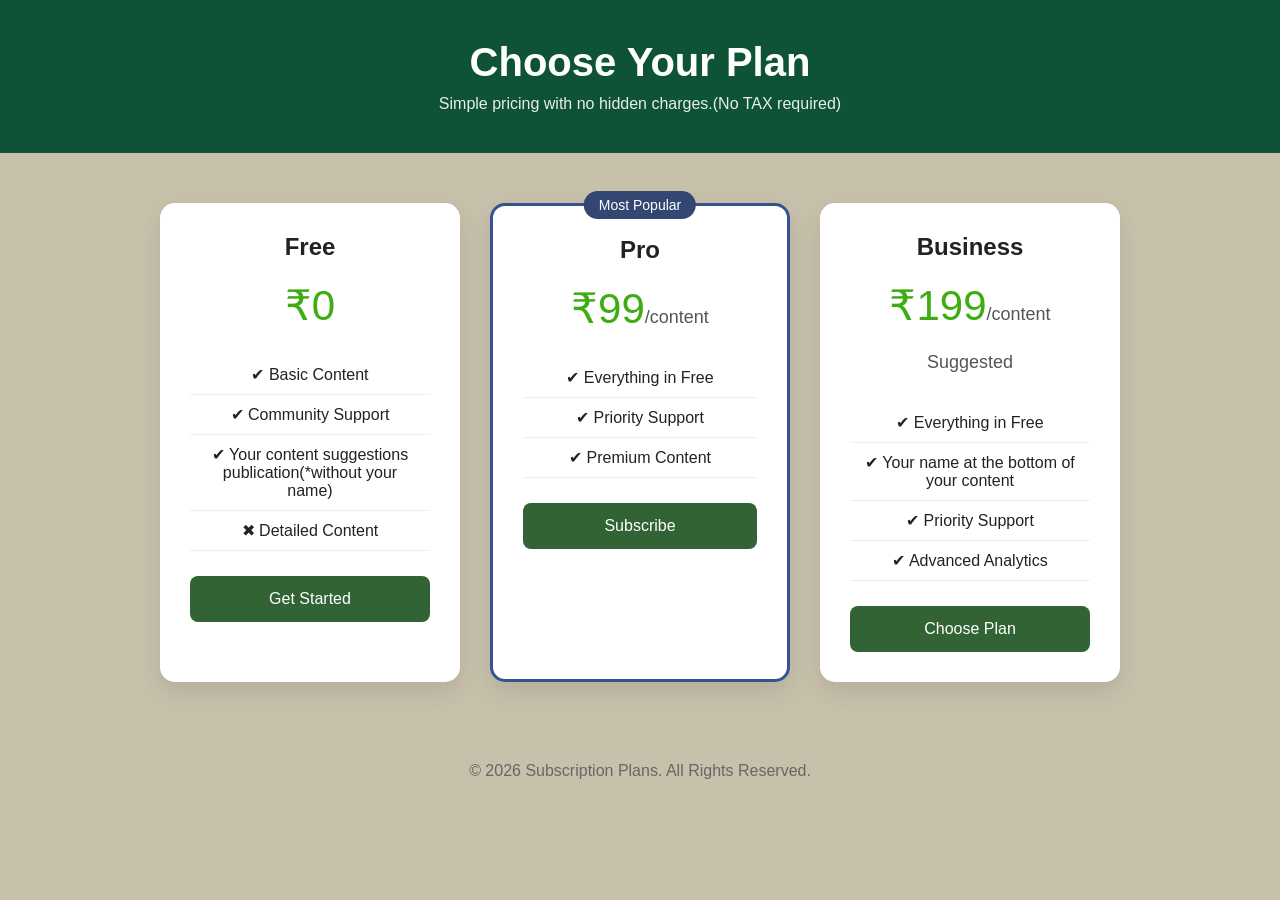
<file: plan.html>
﻿<!DOCTYPE html>
<html lang="en">
<head>
<meta charset="UTF-8">
<meta name="viewport" content="width=device-width, initial-scale=1.0">
<title>Subscription Plans</title>

<style>
*{
    margin:0;
    padding:0;
    box-sizing:border-box;
    font-family:Arial,Helvetica,sans-serif;
}

body{
    background:#C7C1AC;
    color:#222;
}

header{
    background:#0f5337;
    color:white;
    text-align:center;
    padding:40px 20px;
}

header h1{
    font-size:2.5rem;
}

header p{
    margin-top:10px;
    opacity:.9;
}

.container{
    width:90%;
    max-width:1200px;
    margin:50px auto;
}

.cards{
    display:flex;
    flex-wrap:wrap;
    justify-content:center;
    gap:30px;
}

.card{
    background:white;
    width:300px;
    border-radius:15px;
    padding:30px;
    text-align:center;
    box-shadow:0 10px 25px rgba(0,0,0,.1);
    transition:.3s;
}

.card:hover{
    transform:translateY(-8px);
}

.popular{
    border:3px solid #355291;
    position:relative;
}

.badge{
    position:absolute;
    top:-15px;
    left:50%;
    transform:translateX(-50%);
    background:#334772;
    color:white;
    padding:6px 15px;
    border-radius:20px;
    font-size:14px;
}

.price{
    font-size:42px;
    margin:20px 0;
    color:#3dad11;
}

.price span{
    font-size:18px;
    color:#555;
}

ul{
    list-style:none;
    margin:25px 0;
}

ul li{
    padding:10px;
    border-bottom:1px solid #eee;
}

button{
    width:100%;
    padding:14px;
    border:none;
    background:#316335;
    color:white;
    border-radius:8px;
    cursor:pointer;
    font-size:16px;
}

button:hover{
    background:#3e7a57;
}

footer{
    text-align:center;
    padding:30px;
    color:#666;
}

@media(max-width:900px){
    .cards{
        flex-direction:column;
        align-items:center;
    }
}
</style>

</head>
<body>

<header>
    <h1>Choose Your Plan</h1>
    <p>Simple pricing with no hidden charges.(No TAX required)</p>
</header>

<div class="container">

    <div class="cards">

        <div class="card">
            <h2>Free</h2>

            <div class="price">
                ₹0
            </div>

            <ul>
                <li>✔ Basic Content</li>
                <li>✔ Community Support</li>
                <li>✔ Your content suggestions publication(*without your name)</li>
                <li>✖ Detailed Content</li>
                
            </ul>

            <button onclick="window.location.href='index.html'">Get Started</button>
        </div>

        <div class="card popular">

            <div class="badge">
                Most Popular
            </div>

            <h2>Pro</h2>

            <div class="price">
                ₹99<span>/content</span>
            </div>

            <ul>
                <li>✔ Everything in Free</li>
                <li>✔ Priority Support</li>
                <li>✔ Premium Content</li>
            </ul>

            <button>Subscribe</button>
        </div>

        <div class="card">
            <h2>Business</h2>

            <div class="price">
                ₹199<span>/content Suggested</span>
            </div>

            <ul>
                <li>✔ Everything in Free</li>
                <li>✔ Your name at the bottom of your content</li>
                <li>✔ Priority Support</li>
                <li>✔ Advanced Analytics</li>
            </ul>

            <button>Choose Plan</button>
        </div>

    </div>

</div>

<footer>
    © 2026 Subscription Plans. All Rights Reserved.
</footer>

</body>
</html>
</file>
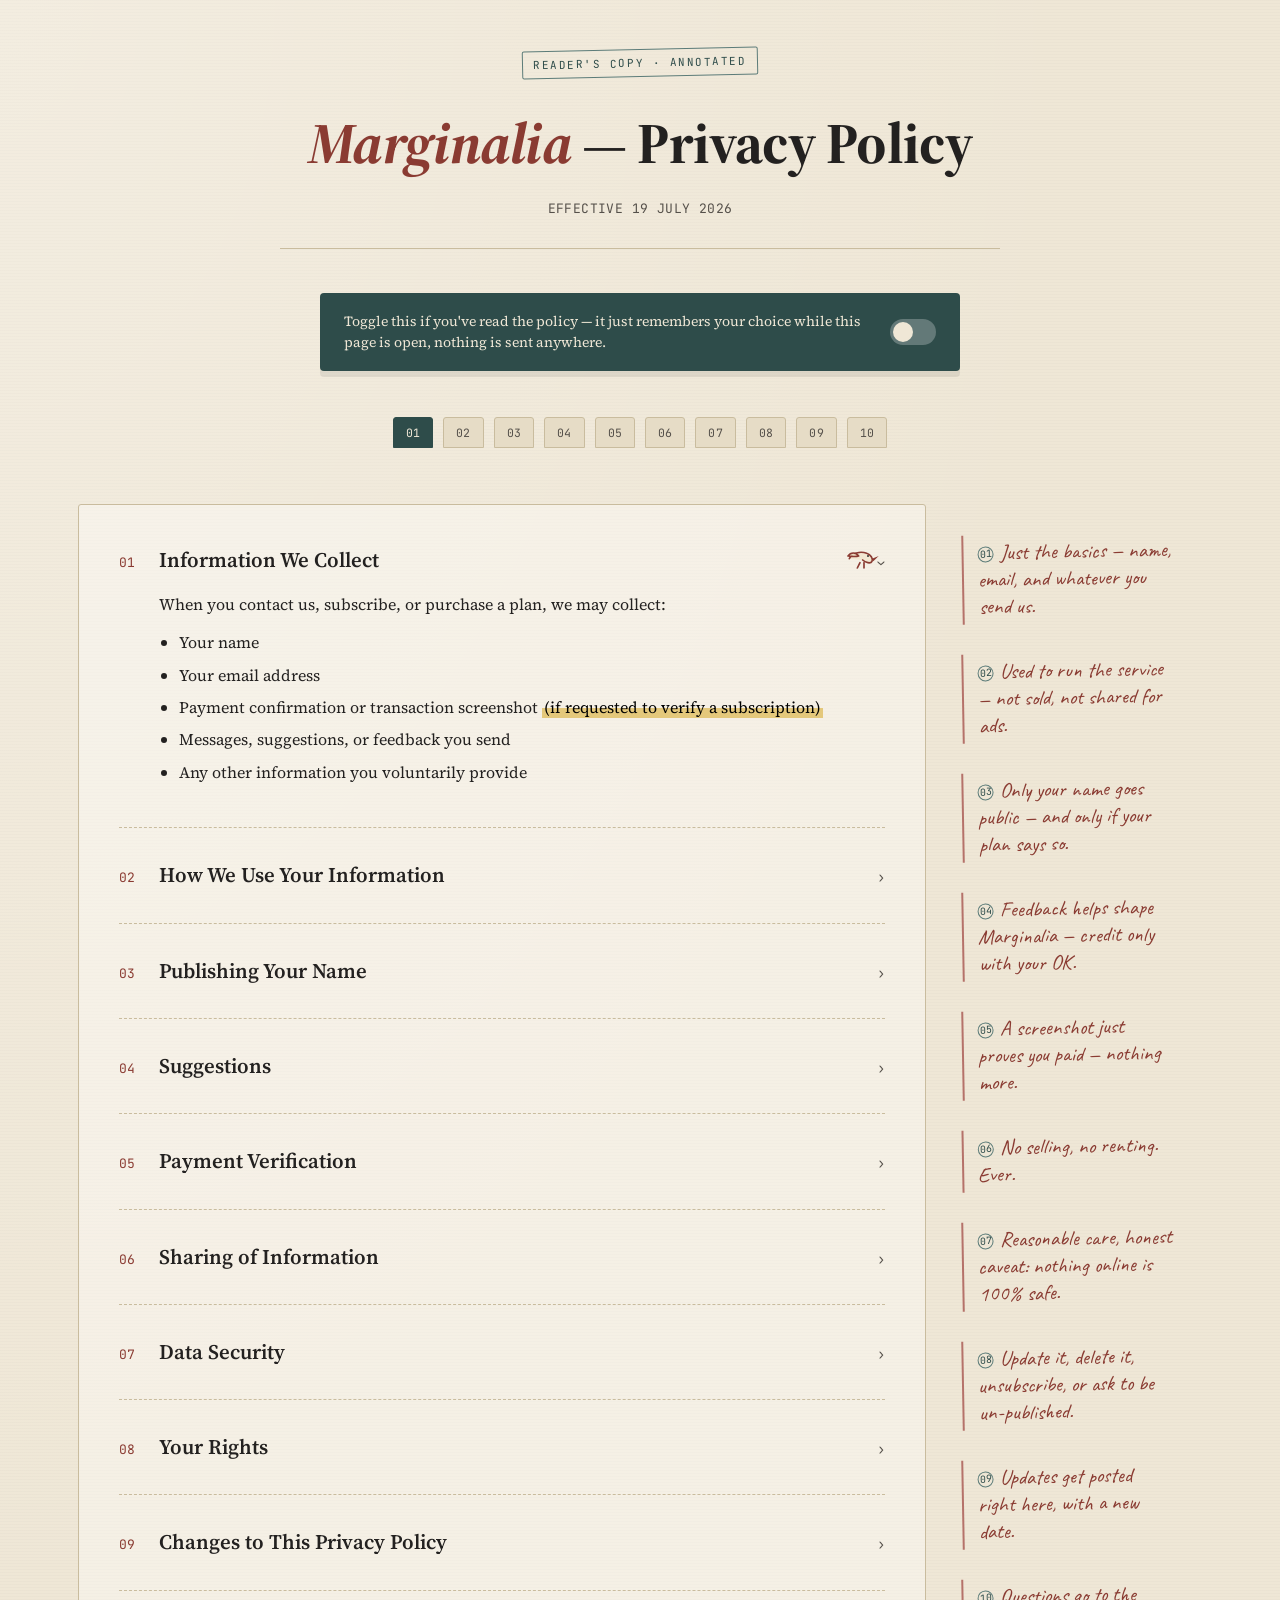
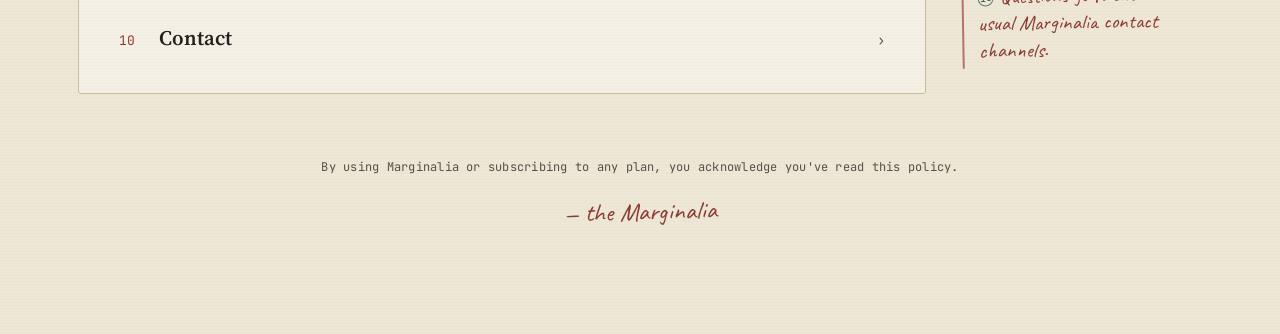
<file: PrivacyPolicy.html>
<!DOCTYPE html>
<html lang="en">
<head>
<meta charset="UTF-8">
<meta name="viewport" content="width=device-width, initial-scale=1.0">
<title>Marginalia — Privacy Policy</title>
<link rel="preconnect" href="https://fonts.googleapis.com">
<link href="https://fonts.googleapis.com/css2?family=Source+Serif+4:ital,opsz,wght@0,8..60,400;0,8..60,600;0,8..60,700;1,8..60,400&family=Caveat:wght@500;600;700&family=JetBrains+Mono:wght@400;500&display=swap" rel="stylesheet">
<style>
  :root{
    --paper: #EFE7D6;
    --paper-deep: #E6DCC6;
    --ink: #232120;
    --ink-soft: #55504A;
    --rule: #C9BC9E;
    --pencil: #8A3B32;
    --pencil-soft: #B5726A;
    --teal: #2E4C4A;
    --teal-soft: #5C7C79;
    --highlight: #E4C87B;
  }

  *{box-sizing:border-box;}

  body{
    margin:0;
    background: var(--paper);
    background-image:
      radial-gradient(ellipse at top left, rgba(255,255,255,0.25), transparent 60%),
      repeating-linear-gradient(180deg, rgba(0,0,0,0.015) 0px, rgba(0,0,0,0.015) 1px, transparent 1px, transparent 3px);
    color: var(--ink);
    font-family: 'Source Serif 4', serif;
    line-height: 1.65;
  }

  .frame{
    max-width: 1180px;
    margin: 0 auto;
    padding: 48px 28px 100px;
  }

  /* ---------- Header ---------- */
  header.title-block{
    text-align:center;
    margin-bottom: 44px;
    position: relative;
  }
  .stamp{
    display:inline-block;
    font-family: 'JetBrains Mono', monospace;
    font-size: 11px;
    letter-spacing: 0.14em;
    text-transform: uppercase;
    color: var(--teal);
    border: 1px solid var(--teal-soft);
    border-radius: 2px;
    padding: 4px 10px;
    transform: rotate(-1.2deg);
    margin-bottom: 18px;
  }
  h1.masthead{
    font-size: clamp(2.4rem, 5vw, 3.6rem);
    font-weight: 700;
    letter-spacing: -0.01em;
    margin: 0 0 8px;
  }
  h1.masthead em{
    font-style: italic;
    color: var(--pencil);
  }
  .subtitle{
    font-family: 'JetBrains Mono', monospace;
    font-size: 13px;
    color: var(--ink-soft);
    letter-spacing: 0.03em;
  }
  .rule-full{
    border:none;
    border-top: 1px solid var(--rule);
    margin: 28px auto 0;
    max-width: 720px;
  }

  /* ---------- Bookmark ribbon nav ---------- */
  nav.ribbon{
    display:flex;
    flex-wrap: wrap;
    gap: 6px 10px;
    justify-content:center;
    margin: 30px 0 56px;
    padding: 0;
  }
  nav.ribbon button{
    font-family: 'JetBrains Mono', monospace;
    font-size: 11.5px;
    letter-spacing: 0.02em;
    background: var(--paper-deep);
    border: 1px solid var(--rule);
    color: var(--ink-soft);
    padding: 7px 12px;
    border-radius: 3px 3px 0 0;
    cursor: pointer;
    transition: all 0.15s ease;
  }
  nav.ribbon button:hover{
    color: var(--pencil);
    border-color: var(--pencil-soft);
  }
  nav.ribbon button.active{
    background: var(--teal);
    color: var(--paper);
    border-color: var(--teal);
  }

  /* ---------- Layout: text + margin ---------- */
  .leaf{
    display: grid;
    grid-template-columns: 1fr 240px;
    gap: 0 36px;
    align-items: start;
  }
  @media (max-width: 860px){
    .leaf{ grid-template-columns: 1fr; }
    .margin-col{ display:none; }
  }

  .manuscript{
    background: rgba(255,255,255,0.35);
    border: 1px solid var(--rule);
    border-radius: 3px;
    padding: 8px 40px;
    position: relative;
  }

  /* ---------- Bird ---------- */
  #bird{
    position: absolute;
    width: 40px;
    height: 40px;
    top: 0;
    left: 0;
    transition: top 0.55s cubic-bezier(.34,1.4,.4,1), left 0.55s cubic-bezier(.34,1.4,.4,1);
    pointer-events: none;
    z-index: 5;
  }
  .bird-svg{
    width: 100%;
    height: 100%;
    display:block;
    transform-origin: center bottom;
    animation: birdIdle 2.6s ease-in-out infinite;
  }
  .bird-svg.hop{
    animation: birdHop 0.55s cubic-bezier(.34,1.4,.4,1);
  }
  @keyframes birdIdle{
    0%, 100%{ transform: translateY(0) rotate(0deg); }
    50%{ transform: translateY(-2px) rotate(-1deg); }
  }
  @keyframes birdHop{
    0%{ transform: translateY(0) rotate(0deg) scale(1); }
    30%{ transform: translateY(-26px) rotate(-8deg) scale(1.04); }
    55%{ transform: translateY(-30px) rotate(6deg) scale(1.02); }
    80%{ transform: translateY(-4px) rotate(-3deg) scale(1); }
    100%{ transform: translateY(0) rotate(0deg) scale(1); }
  }
  .wing{
    transform-origin: 60% 55%;
    animation: flap 0.5s ease-in-out infinite;
  }
  @keyframes flap{
    0%, 100%{ transform: rotate(0deg); }
    50%{ transform: rotate(-22deg); }
  }

  section.clause{
    padding: 30px 0;
    border-bottom: 1px dashed var(--rule);
    position: relative;
    scroll-margin-top: 24px;
  }
  section.clause:last-child{ border-bottom: none; }

  .clause-head{
    display:flex;
    align-items:baseline;
    gap: 14px;
    cursor: pointer;
    user-select:none;
  }
  .clause-num{
    font-family:'JetBrains Mono', monospace;
    font-size: 13px;
    color: var(--pencil);
    min-width: 26px;
  }
  .clause-head h2{
    font-size: 1.3rem;
    font-weight: 600;
    margin: 0;
    flex: 1;
  }
  .chevron{
    font-family:'JetBrains Mono', monospace;
    color: var(--ink-soft);
    transition: transform 0.2s ease;
    font-size: 14px;
  }
  .clause.open .chevron{ transform: rotate(90deg); }

  .clause-body{
    max-height: 0;
    overflow: hidden;
    transition: max-height 0.32s ease;
    padding-left: 40px;
  }
  .clause.open .clause-body{ max-height: 900px; }
  .clause-body-inner{ padding-top: 14px; }

  .clause p{ margin: 0 0 12px; color: var(--ink); }
  .clause ul{ margin: 0 0 12px; padding-left: 20px; }
  .clause li{ margin-bottom: 6px; }

  mark.dab{
    background: var(--highlight);
    background-image: linear-gradient(180deg, transparent 55%, var(--highlight) 55%);
    background-color: transparent;
    padding: 0 2px;
  }

  /* ---------- Margin annotations ---------- */
  .margin-col{ position: relative; }
  .note{
    font-family: 'Caveat', cursive;
    color: var(--pencil);
    font-size: 1.32rem;
    line-height: 1.28;
    opacity: 0;
    transform: translateX(6px) rotate(-1deg);
    transition: opacity 0.3s ease, transform 0.3s ease;
    padding: 4px 0 4px 14px;
    border-left: 2px solid var(--pencil-soft);
    margin: 30px 0;
    max-width: 210px;
  }
  .note.show{ opacity: 1; transform: translateX(0) rotate(-1deg); }
  .note .pin{
    display:inline-block;
    font-family:'JetBrains Mono', monospace;
    font-size: 10px;
    color: var(--teal);
    border: 1px solid var(--teal-soft);
    border-radius: 50%;
    width: 16px; height:16px;
    text-align:center;
    line-height:14px;
    margin-right:6px;
    transform: translateY(-2px);
  }

  /* ---------- Footer / acknowledgement ---------- */
  .ack{
    margin-top: 60px;
    text-align:center;
    font-family:'JetBrains Mono', monospace;
    font-size: 12px;
    color: var(--ink-soft);
    letter-spacing: 0.02em;
  }
  .ack .signoff{
    display:inline-block;
    margin-top: 14px;
    font-family:'Caveat', cursive;
    font-size: 1.6rem;
    color: var(--pencil);
    transform: rotate(-1.5deg);
  }

  /* ---------- Consent toggle (interactive signature) ---------- */
  .consent-card{
    margin: 0 auto 46px;
    max-width: 640px;
    background: var(--teal);
    color: var(--paper);
    border-radius: 4px;
    padding: 18px 24px;
    display:flex;
    align-items:center;
    gap: 16px;
    box-shadow: 0 6px 0 rgba(0,0,0,0.08);
  }
  .consent-card p{
    margin:0;
    font-size: 14px;
    line-height:1.5;
    flex:1;
  }
  .consent-toggle{
    position: relative;
    width: 46px; height: 26px;
    background: rgba(255,255,255,0.25);
    border-radius: 20px;
    border: none;
    cursor: pointer;
    flex-shrink:0;
  }
  .consent-toggle::after{
    content:'';
    position:absolute;
    top:3px; left:3px;
    width:20px; height:20px;
    border-radius:50%;
    background: var(--paper);
    transition: transform 0.2s ease;
  }
  .consent-toggle.on{ background: var(--pencil); }
  .consent-toggle.on::after{ transform: translateX(20px); }

  /* Scroll-to highlight pulse */
  @keyframes pulseHighlight{
    0%{ background: rgba(228,200,123,0.6); }
    100%{ background: transparent; }
  }
  .pulse{ animation: pulseHighlight 1.4s ease; }
</style>
</head>
<body>
<div class="frame">

  <header class="title-block">
    <span class="stamp">Reader's Copy · Annotated</span>
    <h1 class="masthead"><em>Marginalia</em> — Privacy Policy</h1>
    <div class="subtitle">EFFECTIVE 19 JULY 2026</div>
    <hr class="rule-full">
  </header>

  <div class="consent-card">
    <p id="consentText">Toggle this if you've read the policy — it just remembers your choice while this page is open, nothing is sent anywhere.</p>
    <button class="consent-toggle" id="consentToggle" aria-label="Mark as read"></button>
  </div>

  <nav class="ribbon" id="ribbon"></nav>

  <div class="leaf">
    <div class="manuscript" id="manuscript">
      <div id="bird" aria-hidden="true">
        <svg class="bird-svg" viewBox="0 0 60 60" xmlns="http://www.w3.org/2000/svg">
          <g fill="none" stroke="#8A3B32" stroke-width="2.5" stroke-linecap="round" stroke-linejoin="round">
            <path d="M14 34 C18 26, 30 22, 40 26 C46 28, 50 34, 48 38 C46 42, 38 40, 34 36" fill="#F2E7D1"/>
            <path class="wing" d="M28 30 C24 24, 16 24, 12 30 C18 30, 22 32, 28 30 Z" fill="#EAD9BE"/>
            <path d="M48 34 L58 30 L50 38 Z" fill="#8A3B32" stroke="none"/>
            <circle cx="42" cy="30" r="1.4" fill="#232120" stroke="none"/>
            <path d="M30 40 L26 48 M36 40 L36 48" />
          </g>
        </svg>
      </div>
    </div>
    <div class="margin-col" id="marginCol"></div>
  </div>

  <div class="ack">
    <div>By using Marginalia or subscribing to any plan, you acknowledge you've read this policy.</div>
    <div class="signoff">— the Marginalia</div>
  </div>

</div>

<script>
const clauses = [
  {
    title: "Information We Collect",
    note: "Just the basics — name, email, and whatever you send us.",
    html: `<p>When you contact us, subscribe, or purchase a plan, we may collect:</p>
    <ul>
      <li>Your name</li>
      <li>Your email address</li>
      <li>Payment confirmation or transaction screenshot <mark class="dab">(if requested to verify a subscription)</mark></li>
      <li>Messages, suggestions, or feedback you send</li>
      <li>Any other information you voluntarily provide</li>
    </ul>`
  },
  {
    title: "How We Use Your Information",
    note: "Used to run the service — not sold, not shared for ads.",
    html: `<p>We use your information to:</p>
    <ul>
      <li>Verify your subscription or purchase</li>
      <li>Send you the content, resources, or benefits included in your selected plan</li>
      <li>Respond to your emails and support requests</li>
      <li>Consider your suggestions for future content</li>
      <li>Improve our website and services</li>
    </ul>`
  },
  {
    title: "Publishing Your Name",
    note: "Only your name goes public — and only if your plan says so.",
    html: `<p>If your selected subscription or sponsorship plan includes public recognition, your name may be published on the Marginalia website as part of that benefit.</p>
    <p><mark class="dab">We will not publish your email address, payment details, or other personal information.</mark></p>`
  },
  {
    title: "Suggestions",
    note: "Feedback helps shape Marginalia — credit only with your OK.",
    html: `<p>If you send suggestions, ideas, or feedback, we may use them to improve Marginalia. If appropriate, we may acknowledge you by name if your subscription plan includes recognition or if you have given permission.</p>`
  },
  {
    title: "Payment Verification",
    note: "A screenshot just proves you paid — nothing more.",
    html: `<p>To verify subscriptions, we may ask you to email a payment confirmation or transaction screenshot. This information is used only to confirm your purchase and provide the services included in your plan.</p>`
  },
  {
    title: "Sharing of Information",
    note: "No selling, no renting. Ever.",
    html: `<p><mark class="dab">We do not sell or rent your personal information.</mark></p>
    <p>We may share information only:</p>
    <ul>
      <li>When required by law</li>
      <li>With trusted service providers that help operate the website or process payments, if applicable</li>
    </ul>`
  },
  {
    title: "Data Security",
    note: "Reasonable care, honest caveat: nothing online is 100% safe.",
    html: `<p>We take reasonable steps to protect your information from unauthorized access, loss, or misuse. However, no internet transmission or electronic storage method is completely secure.</p>`
  },
  {
    title: "Your Rights",
    note: "Update it, delete it, unsubscribe, or ask to be un-published.",
    html: `<p>You may request that we:</p>
    <ul>
      <li>Update your personal information</li>
      <li>Delete your personal information where applicable</li>
      <li>Stop sending you emails</li>
      <li>Remove your published name (if applicable)</li>
    </ul>`
  },
  {
    title: "Changes to This Privacy Policy",
    note: "Updates get posted right here, with a new date.",
    html: `<p>This Privacy Policy may be updated from time to time. Changes will be posted on this page with a revised effective date.</p>`
  },
  {
    title: "Contact",
    note: "Questions go to the usual Marginalia contact channels.",
    html: `<p>If you have any questions about this Privacy Policy or your personal information, please contact us using the email address or contact page provided on the Marginalia website.</p>`
  }
];

const manuscript = document.getElementById('manuscript');
const marginCol = document.getElementById('marginCol');
const ribbon = document.getElementById('ribbon');

clauses.forEach((c, i) => {
  const num = String(i+1).padStart(2,'0');
  const id = 'clause-' + (i+1);

  // Ribbon tab
  const btn = document.createElement('button');
  btn.textContent = num;
  btn.title = c.title;
  btn.addEventListener('click', () => jumpTo(id, i));
  ribbon.appendChild(btn);

  // Section
  const section = document.createElement('section');
  section.className = 'clause';
  section.id = id;
  section.innerHTML = `
    <div class="clause-head" data-idx="${i}">
      <span class="clause-num">${num}</span>
      <h2>${c.title}</h2>
      <span class="chevron">›</span>
    </div>
    <div class="clause-body"><div class="clause-body-inner">${c.html}</div></div>
  `;
  manuscript.appendChild(section);

  // Margin note
  const note = document.createElement('div');
  note.className = 'note';
  note.dataset.idx = i;
  note.innerHTML = `<span class="pin">${num}</span>${c.note}`;
  marginCol.appendChild(note);

  section.querySelector('.clause-head').addEventListener('click', () => toggleClause(i));
});

function toggleClause(i){
  const section = document.getElementById('clause-' + (i+1));
  const note = marginCol.querySelector(`.note[data-idx="${i}"]`);
  const willOpen = !section.classList.contains('open');
  section.classList.toggle('open');
  if(willOpen){
    note.classList.add('show');
    moveBirdTo(i);
  }
  setActiveTab(i);
}

let birdLeft = null;
let birdIndex = null;

function moveBirdTo(i){
  birdIndex = i;
  const head = document.querySelector('#clause-' + (i+1) + ' .clause-head');
  const bird = document.getElementById('bird');
  const svg = bird.querySelector('.bird-svg');
  if(!head || !bird) return;

  const { top, left } = getHeadPos(head);

  if(birdLeft !== null){
    const direction = left < birdLeft ? -1 : 1;
    svg.style.transform = direction < 0 ? 'scaleX(-1)' : 'scaleX(1)';
  }
  birdLeft = left;

  bird.style.top = top + 'px';
  bird.style.left = left + 'px';

  svg.classList.remove('hop');
  void svg.offsetWidth;
  svg.classList.add('hop');
}

function getHeadPos(head){
  const manuscriptRect = manuscript.getBoundingClientRect();
  const headRect = head.getBoundingClientRect();
  return {
    top: (headRect.top - manuscriptRect.top) - 8,
    left: (headRect.left - manuscriptRect.left) + headRect.width - 46
  };
}

// Re-settle the bird (no hop, no flip) whenever a clause above/below it
// finishes collapsing or expanding and shifts the layout.
function repositionBird(){
  if(birdIndex === null) return;
  const head = document.querySelector('#clause-' + (birdIndex+1) + ' .clause-head');
  const bird = document.getElementById('bird');
  if(!head || !bird) return;
  const { top, left } = getHeadPos(head);
  birdLeft = left;
  bird.style.top = top + 'px';
  bird.style.left = left + 'px';
}

document.querySelectorAll('.clause-body').forEach(el => {
  el.addEventListener('transitionend', (e) => {
    if(e.propertyName === 'max-height'){
      repositionBird();
    }
  });
});

window.addEventListener('resize', repositionBird);

function jumpTo(id, i){
  const section = document.getElementById(id);
  if(!section.classList.contains('open')){
    toggleClause(i);
  } else {
    moveBirdTo(i);
  }
  section.scrollIntoView({behavior:'smooth', block:'start'});
  section.classList.add('pulse');
  setTimeout(()=>section.classList.remove('pulse'), 1400);
  setActiveTab(i);
}

function setActiveTab(i){
  [...ribbon.children].forEach((b, idx) => b.classList.toggle('active', idx === i));
}

// Reveal margin notes on scroll
const io = new IntersectionObserver((entries) => {
  entries.forEach(e => {
    const idx = e.target.id.split('-')[1] - 1;
    const note = marginCol.querySelector(`.note[data-idx="${idx}"]`);
    if(e.isIntersecting){ note.classList.add('show'); }
  });
}, { threshold: 0.35 });
document.querySelectorAll('.clause').forEach(s => io.observe(s));

// Open first clause by default
toggleClause(0);
document.getElementById('clause-1').scrollIntoView({block:'start'});

// Consent toggle
const consentToggle = document.getElementById('consentToggle');
const consentText = document.getElementById('consentText');
let consentOn = false;
consentToggle.addEventListener('click', () => {
  consentOn = !consentOn;
  consentToggle.classList.toggle('on', consentOn);
  consentText.textContent = consentOn
    ? "Marked as read — thanks for going through it."
    : "Toggle this if you've read the policy — it just remembers your choice while this page is open, nothing is sent anywhere.";
});
</script>
</body>
</html>
</file>
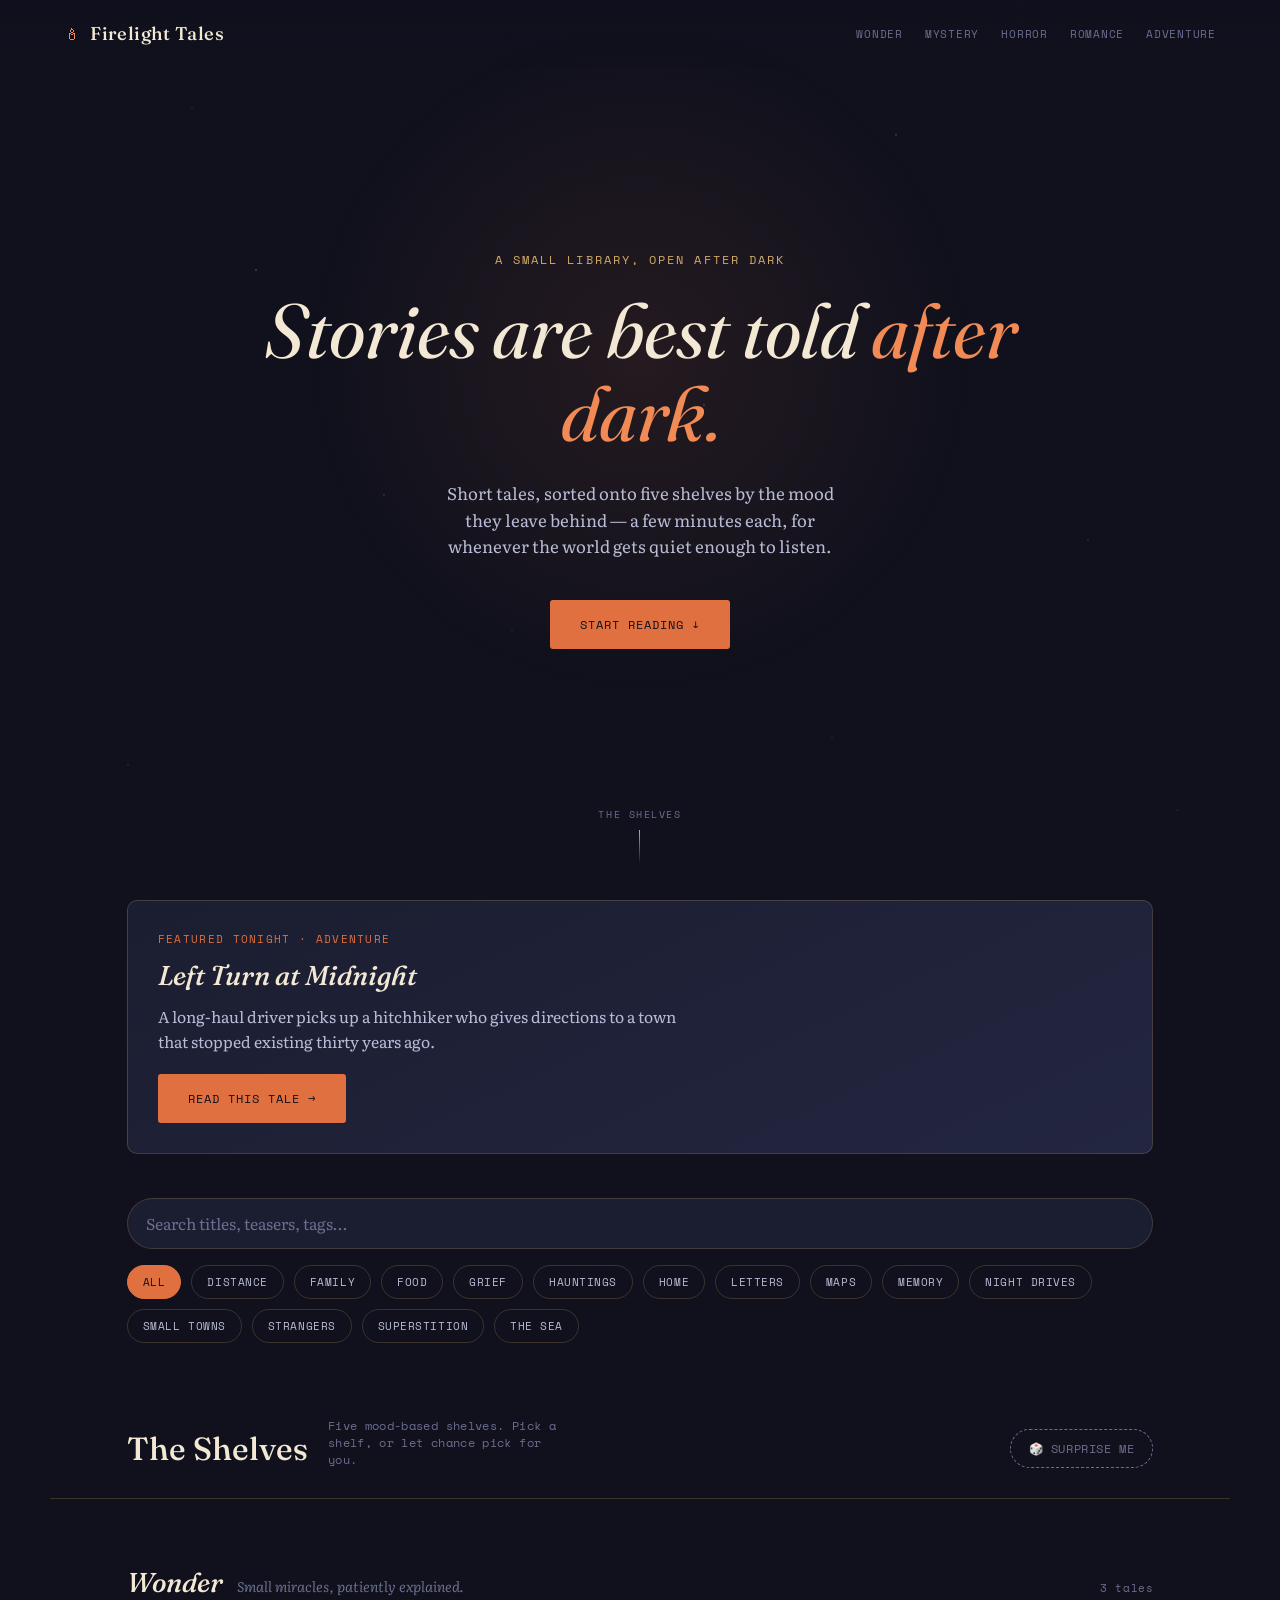
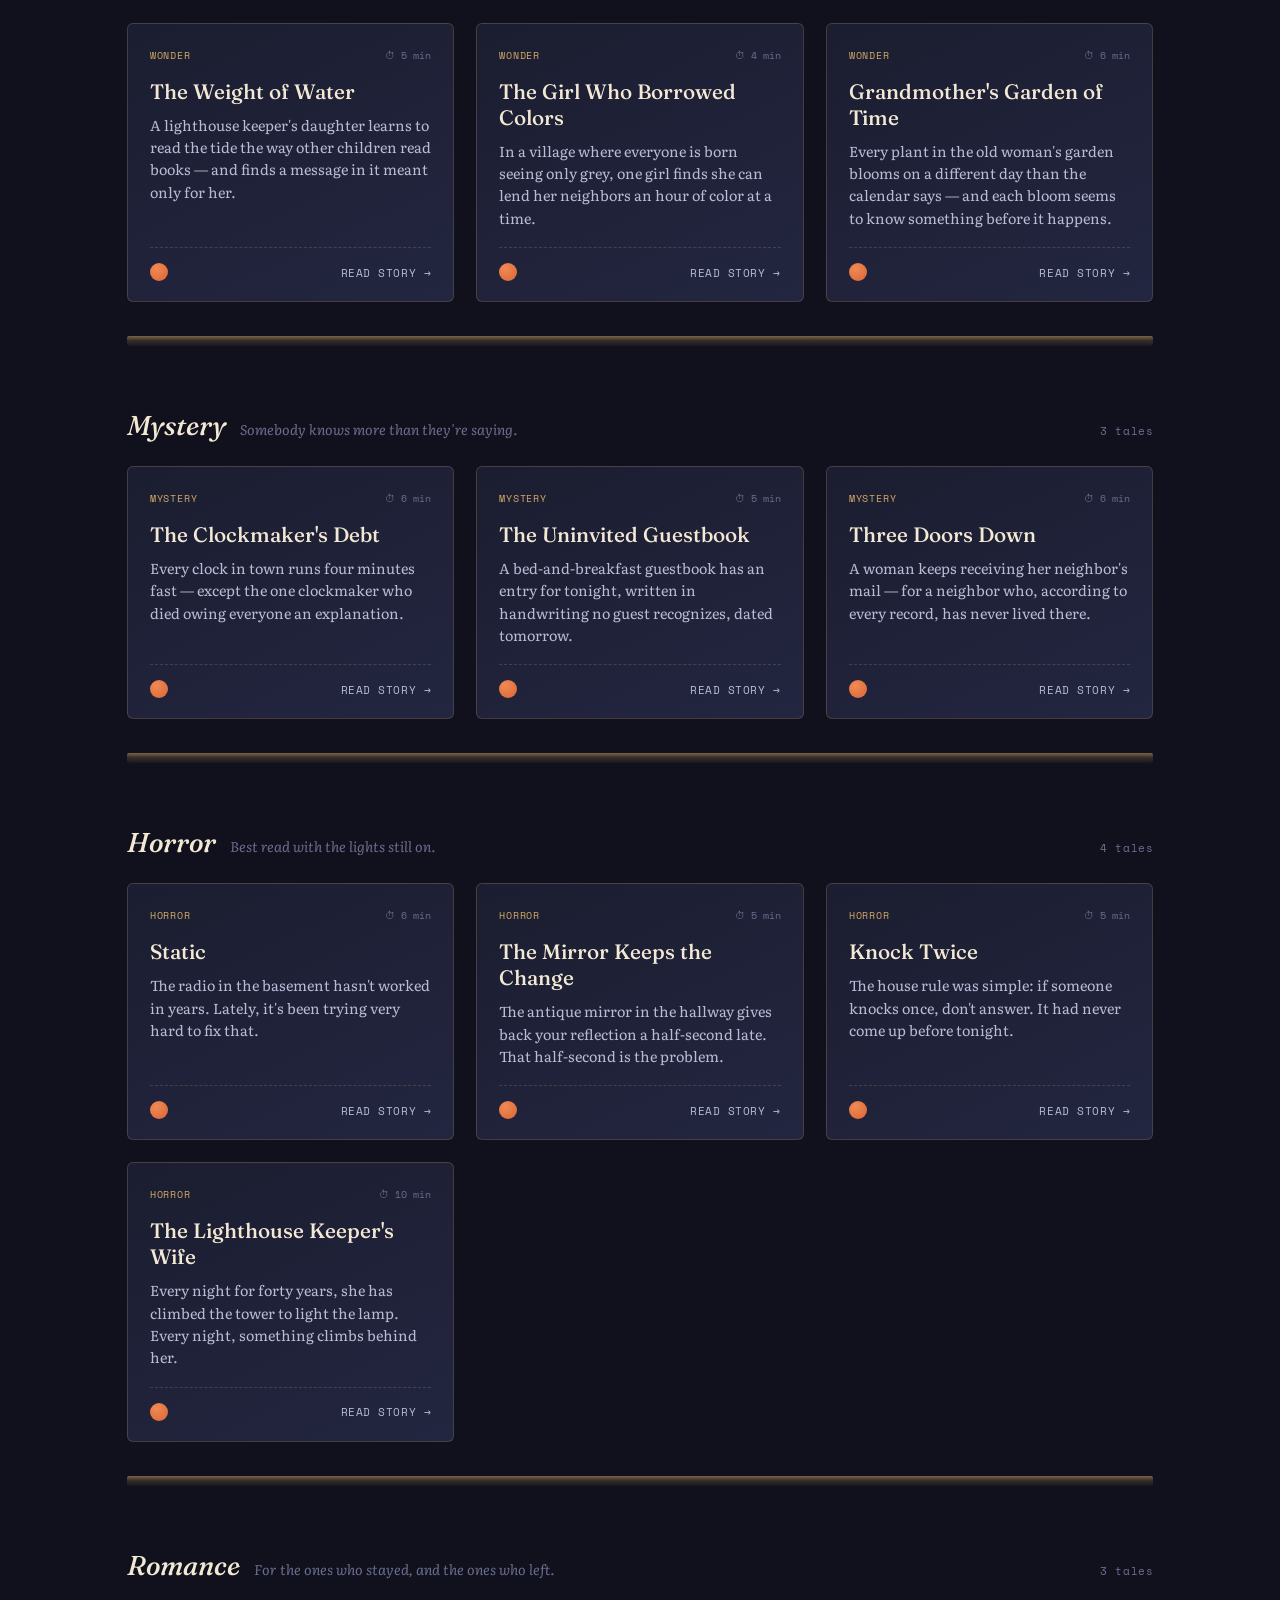
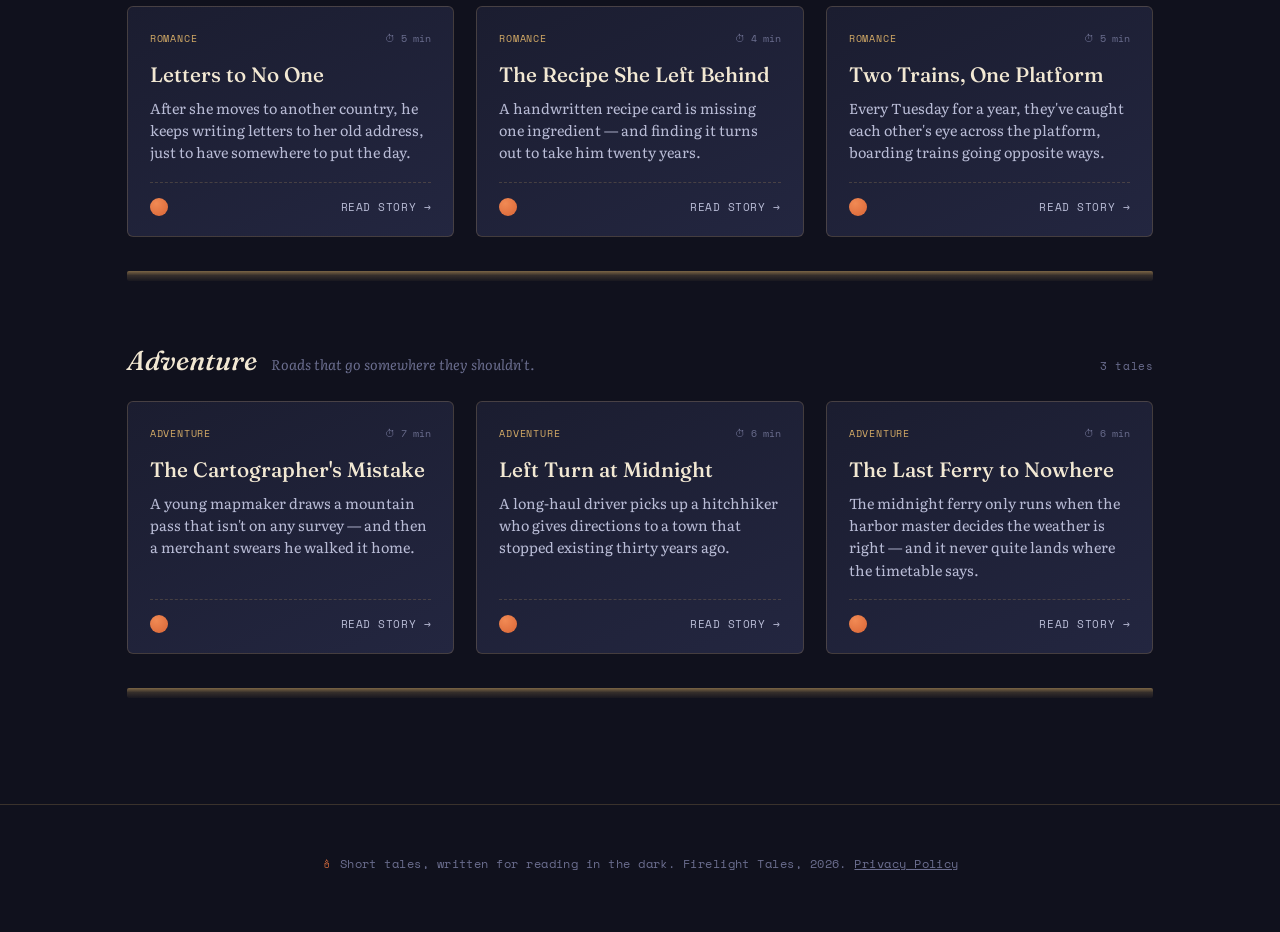
<file: EStories/files/firelight-tales.html>
<!DOCTYPE html>
<html lang="en">
<head>
<meta charset="UTF-8">
<meta name="viewport" content="width=device-width, initial-scale=1.0">
<title>Firelight Tales — A Small Library for After Dark</title>
<meta name="description" content="A small library of short stories, sorted onto five shelves by mood.">
<link rel="preconnect" href="https://fonts.googleapis.com">
<link rel="preconnect" href="https://fonts.gstatic.com" crossorigin>
<link href="https://fonts.googleapis.com/css2?family=Fraunces:ital,opsz,wght@0,9..144,300;0,9..144,500;0,9..144,600;1,9..144,400;1,9..144,500&family=Literata:opsz,wght@6..72,400;6..72,500;6..72,600&family=Space+Mono:wght@400;700&display=swap" rel="stylesheet">
<style>
  :root{
    --ink: #10111d;
    --ink-raised: #1b1d30;
    --ink-raised-2: #232640;
    --ember: #e0703f;
    --ember-bright: #f18a54;
    --gold: #d3aa66;
    --parchment: #f2e8d3;
    --parchment-dim: #e4d6b8;
    --star: #b9bcd6;
    --star-dim: #6b6e8f;
    --line: rgba(211,170,102,0.22);

    --display: 'Fraunces', serif;
    --body: 'Literata', serif;
    --mono: 'Space Mono', monospace;
  }

  *{ box-sizing: border-box; }
  html{ scroll-behavior: smooth; }

  body{
    margin:0;
    background: var(--ink);
    color: var(--star);
    font-family: var(--body);
    overflow-x: hidden;
  }

  ::selection{ background: var(--ember); color: var(--ink); }
  a{ color: inherit; }

  /* ambient starfield + cursor lantern, page-wide */
  #sky{
    position: fixed; inset: 0; z-index: 0; pointer-events: none;
    background-image:
      radial-gradient(1.5px 1.5px at 20% 30%, rgba(255,255,255,0.5), transparent),
      radial-gradient(1.5px 1.5px at 70% 15%, rgba(255,255,255,0.35), transparent),
      radial-gradient(1px 1px at 85% 60%, rgba(255,255,255,0.4), transparent),
      radial-gradient(1px 1px at 40% 70%, rgba(255,255,255,0.3), transparent),
      radial-gradient(1.5px 1.5px at 55% 45%, rgba(255,255,255,0.4), transparent),
      radial-gradient(1px 1px at 10% 85%, rgba(255,255,255,0.35), transparent),
      radial-gradient(1px 1px at 92% 90%, rgba(255,255,255,0.3), transparent),
      radial-gradient(1.5px 1.5px at 30% 55%, rgba(255,255,255,0.3), transparent),
      radial-gradient(1px 1px at 15% 12%, rgba(255,255,255,0.3), transparent),
      radial-gradient(1px 1px at 65% 82%, rgba(255,255,255,0.3), transparent);
    background-repeat: repeat;
    background-size: 100% 100%;
    opacity: 0.6;
  }

  #lantern{
    position: fixed; inset: 0; z-index: 1; pointer-events: none;
    background: radial-gradient(480px circle at 50% 40%, rgba(224,112,63,0.10), transparent 70%);
    transition: background 60ms linear;
  }

  header{
    position: fixed; top:0; left:0; right:0; z-index: 50;
    display:flex; align-items:center; justify-content: space-between;
    padding: 22px 5vw;
    background: linear-gradient(to bottom, rgba(16,17,29,0.92), rgba(16,17,29,0));
  }
  .brand{
    font-family: var(--display); font-weight: 500; font-size: 1.15rem;
    letter-spacing: 0.02em; color: var(--parchment);
    display:flex; align-items:center; gap:10px;
  }
  .brand .flame{ color: var(--ember-bright); font-size:1rem; }
  nav.top-nav{
    display:flex; gap: 22px; font-family: var(--mono); font-size: 0.68rem;
    letter-spacing: 0.07em; text-transform: uppercase;
  }
  nav.top-nav a{ text-decoration:none; color: var(--star-dim); transition: color .2s ease; white-space: nowrap; }
  nav.top-nav a:hover{ color: var(--ember-bright); }

  /* HERO */
  .hero{
    position: relative; z-index: 2; min-height: 100vh;
    display:flex; flex-direction: column; align-items:center; justify-content:center;
    text-align:center; padding: 0 6vw;
  }
  .hero .eyebrow{
    font-family: var(--mono); font-size: 0.72rem; letter-spacing: 0.18em;
    text-transform: uppercase; color: var(--gold); margin-bottom: 22px;
  }
  .hero h1{
    font-family: var(--display); font-weight: 400; font-style: italic;
    font-size: clamp(2.4rem, 6vw, 5rem); line-height: 1.08;
    color: var(--parchment); margin: 0 0 24px; max-width: 16ch;
  }
  .hero h1 em{ font-style: italic; color: var(--ember-bright); }
  .hero p.sub{
    max-width: 42ch; font-size: 1.05rem; line-height: 1.6;
    color: var(--star); margin: 0 0 40px;
  }
  .cta{
    font-family: var(--mono); font-size: 0.78rem; letter-spacing: 0.08em;
    text-transform: uppercase; color: var(--ink); background: var(--ember);
    border: none; padding: 15px 30px; border-radius: 3px; cursor: pointer;
    display:inline-flex; align-items:center; gap: 10px;
    transition: background .25s ease, transform .25s ease;
  }
  .cta:hover{ background: var(--ember-bright); transform: translateY(-2px); }
  .cta:focus-visible, a:focus-visible, button:focus-visible{
    outline: 2px solid var(--gold); outline-offset: 3px;
  }

  .scroll-hint{
    position:absolute; bottom: 36px; font-family: var(--mono); font-size: 0.65rem;
    letter-spacing: 0.15em; color: var(--star-dim); text-transform: uppercase;
    display:flex; flex-direction:column; align-items:center; gap:8px;
  }
  .scroll-hint .stem{ width:1px; height: 34px; background: linear-gradient(to bottom, var(--gold), transparent); }

  /* LIBRARY INTRO */
  /* featured story panel (Marginalia-style hero pick) */
  .featured-wrap{
    position: relative; z-index: 2; max-width: 1180px; margin: 0 auto; padding: 0 6vw 10px;
  }
  .featured-card{
    display:flex; gap: 32px; align-items: stretch;
    background: linear-gradient(155deg, var(--ink-raised), var(--ink-raised-2));
    border: 1px solid var(--line); border-radius: 10px; padding: 30px; overflow: hidden;
  }
  @media (max-width: 760px){ .featured-card{ flex-direction: column; } }
  .hero-image{
    flex: 0 0 260px; border-radius: 8px; background-size: cover; background-position: center;
    min-height: 200px; background-color: rgba(255,255,255,0.03);
  }
  @media (max-width: 760px){ .hero-image{ flex: none; height: 180px; } }
  .hero-text{ display:flex; flex-direction: column; justify-content: center; }
  .hero-text .featured-eyebrow{
    font-family: var(--mono); font-size: 0.68rem; letter-spacing: 0.12em; text-transform: uppercase;
    color: var(--gold); margin-bottom: 12px;
  }
  .hero-text h3{
    font-family: var(--display); font-style: italic; font-weight: 500; font-size: 1.7rem;
    color: var(--parchment); margin: 0 0 12px; line-height: 1.2;
  }
  .hero-text p{ font-size: 0.98rem; line-height: 1.6; color: var(--star); margin: 0 0 20px; max-width: 60ch; }
  .hero-text .cta{ align-self: flex-start; }

  /* search + tag rail */
  .find-bar{
    position: relative; z-index: 2; max-width: 1180px; margin: 34px auto 0; padding: 0 6vw;
    display:flex; flex-direction: column; gap: 16px;
  }
  #search-input{
    width: 100%; background: var(--ink-raised); border: 1px solid var(--line); color: var(--parchment);
    font-family: var(--body); font-size: 0.98rem; padding: 13px 18px; border-radius: 100px;
    transition: border-color .2s ease;
  }
  #search-input::placeholder{ color: var(--star-dim); }
  #search-input:focus{ outline: none; border-color: var(--ember); }

  .tag-rail{ display:flex; gap: 10px; flex-wrap: wrap; overflow-x: auto; padding-bottom: 4px; }
  .tag-chip{
    font-family: var(--mono); font-size: 0.68rem; letter-spacing: 0.05em; text-transform: uppercase;
    background: transparent; border: 1px solid var(--line); color: var(--star);
    padding: 8px 15px; border-radius: 100px; cursor: pointer; white-space: nowrap;
    transition: all .2s ease;
  }
  .tag-chip:hover{ border-color: var(--gold); color: var(--parchment); }
  .tag-chip.active{ background: var(--ember); border-color: var(--ember); color: var(--ink); }

  .archive-count{
    font-family: var(--mono); font-size: 0.7rem; color: var(--star-dim); margin-right: auto;
  }

  .card.is-hidden{ display: none !important; }
  .shelf-section.is-hidden{ display: none !important; }

  .library-intro{
    position: relative; z-index: 2; max-width: 1180px; margin: 0 auto;
    padding: 70px 6vw 10px;
    display:flex; align-items:flex-end; justify-content: space-between;
    flex-wrap: wrap; gap: 20px;
    border-bottom: 1px solid var(--line);
    padding-bottom: 30px;
  }
  .library-intro h2{
    font-family: var(--display); font-weight: 500; font-size: 2rem;
    color: var(--parchment); margin: 0;
  }
  .library-intro p{
    font-family: var(--mono); font-size: 0.75rem; color: var(--star-dim);
    letter-spacing: 0.03em; max-width: 34ch; margin: 0;
  }
  .shuffle-btn{
    font-family: var(--mono); font-size: 0.72rem; letter-spacing: 0.05em;
    text-transform: uppercase; background: transparent;
    border: 1px dashed var(--star-dim); color: var(--star-dim);
    padding: 10px 18px; border-radius: 100px; cursor:pointer;
    transition: all .2s ease; white-space: nowrap;
  }
  .shuffle-btn:hover{ border-color: var(--ember-bright); color: var(--ember-bright); }

  /* SHELVES */
  .shelves{ position: relative; z-index: 2; max-width: 1180px; margin: 0 auto; padding: 10px 6vw 100px; }

  .shelf-section{ padding: 56px 0 6px; }
  .shelf-label{
    display:flex; align-items: baseline; justify-content: space-between;
    flex-wrap: wrap; gap: 14px; margin-bottom: 24px;
  }
  .shelf-label .name-group{ display:flex; align-items: baseline; gap: 14px; flex-wrap: wrap; }
  .shelf-label h3{
    font-family: var(--display); font-weight: 500; font-style: italic;
    font-size: 1.7rem; color: var(--parchment); margin: 0;
  }
  .shelf-label .shelf-desc{
    font-size: 0.88rem; color: var(--star-dim); font-family: var(--body); font-style: italic;
  }
  .shelf-label .shelf-count{
    font-family: var(--mono); font-size: 0.68rem; color: var(--star-dim); letter-spacing: 0.05em;
    white-space: nowrap;
  }

  .shelf-row{
    display: grid;
    grid-template-columns: repeat(3, 1fr);
    gap: 22px;
  }
  @media (max-width: 900px){ .shelf-row{ grid-template-columns: repeat(2,1fr);} }
  @media (max-width: 620px){ .shelf-row{ grid-template-columns: 1fr;} }

  /* the wooden plank divider beneath each shelf */
  .plank{
    height: 10px; margin-top: 34px; border-radius: 2px;
    background: linear-gradient(to bottom, var(--gold) 0%, rgba(211,170,102,0.35) 45%, rgba(211,170,102,0.08) 100%);
    box-shadow: 0 10px 18px -6px rgba(0,0,0,0.55);
    opacity: 0.55;
  }

  .card{
    position: relative;
    background: linear-gradient(155deg, var(--ink-raised), var(--ink-raised-2));
    border: 1px solid var(--line); border-radius: 6px;
    padding: 24px 22px 20px; cursor: pointer;
    transition: transform .3s ease, border-color .3s ease, box-shadow .3s ease;
    display:flex; flex-direction: column; min-height: 210px;
  }
  .card:hover{
    transform: translateY(-6px); border-color: var(--ember);
    box-shadow: 0 20px 40px -20px rgba(0,0,0,0.6), 0 0 0 1px rgba(224,112,63,0.15);
  }
  .card-top{ display:flex; justify-content: space-between; align-items:center; margin-bottom: 16px; }
  .mood-tag{ font-family: var(--mono); font-size: 0.63rem; letter-spacing: 0.08em; text-transform: uppercase; color: var(--gold); }
  .read-time{ font-family: var(--mono); font-size: 0.63rem; color: var(--star-dim); }
  .card h3{ font-family: var(--display); font-weight: 500; font-size: 1.3rem; color: var(--parchment); margin: 0 0 9px; line-height: 1.25; }
  .card p.teaser{ font-size: 0.9rem; line-height: 1.55; color: var(--star); margin: 0; flex-grow: 1; }
  .card-bottom{
    display:flex; align-items:center; justify-content: space-between;
    margin-top: 18px; padding-top: 15px; border-top: 1px dashed var(--line);
  }
  .seal{ width: 18px; height: 18px; border-radius: 50%; background: radial-gradient(circle at 35% 30%, var(--ember-bright), var(--ember) 70%); }
  .read-link{
    font-family: var(--mono); font-size: 0.7rem; letter-spacing: 0.05em; text-transform: uppercase;
    color: var(--star); display:flex; align-items:center; gap:6px;
    transition: gap .2s ease, color .2s ease;
  }
  .card:hover .read-link{ gap:10px; color: var(--ember-bright); }

  footer{
    position: relative; z-index: 2; text-align:center; padding: 50px 6vw 60px;
    border-top: 1px solid var(--line); font-family: var(--mono); font-size: 0.72rem;
    color: var(--star-dim); letter-spacing: 0.04em;
  }
  footer .flame{ color: var(--ember); margin-right: 6px; }

  /* READING MODAL */
  .overlay{
    position: fixed; inset:0; z-index: 100; background: rgba(8,8,14,0.82);
    backdrop-filter: blur(6px); display:flex; align-items:center; justify-content:center;
    padding: 5vh 4vw; opacity:0; pointer-events:none;
    transition: opacity .4s ease, background .4s ease;
  }
  .overlay.open{ opacity:1; pointer-events:auto; }

  /* each mood tints the room behind the page differently */
  .overlay.mood-wonder{ background: rgba(23,17,38,0.86); }
  .overlay.mood-mystery{ background: rgba(9,13,20,0.9); }
  .overlay.mood-horror{ background: rgba(19,7,7,0.88); }
  .overlay.mood-romance{ background: rgba(26,12,18,0.86); }
  .overlay.mood-adventure{ background: rgba(19,15,5,0.86); }

  .page{
    --accent: var(--ember);
    position:relative; width: min(680px, 100%); max-height: 88vh; overflow-y: auto;
    background: var(--parchment); color: #2b2417; border-radius: 4px;
    padding: 56px 56px 50px; box-shadow: 0 40px 80px -20px rgba(0,0,0,0.7);
    opacity: 0;
  }
  @media (max-width: 620px){ .page{ padding: 42px 26px 40px; } }

  /* accent color per mood, drives drop-cap, tag, glow */
  .page.mood-wonder{ --accent: #9b8cd9; }
  .page.mood-mystery{ --accent: #7fa0c4; }
  .page.mood-horror{ --accent: #c14b4b; }
  .page.mood-romance{ --accent: #e08aa0; }
  .page.mood-adventure{ --accent: #e0703f; }

  /* default settle state once an entrance animation finishes */
  .overlay.open .page{ opacity: 1; transform: none; }

  /* distinct entrance per category — replayed by JS via reflow */
  .overlay.open .page.mood-wonder{ animation: openWonder .7s cubic-bezier(.2,.7,.2,1) forwards; }
  .overlay.open .page.mood-mystery{ animation: openMystery .65s ease forwards; }
  .overlay.open .page.mood-horror{ animation: openHorror .6s steps(12,end) forwards; }
  .overlay.open .page.mood-romance{
    animation: openRomance .7s cubic-bezier(.2,.7,.2,1) forwards,
               romanceGlow 3.2s ease-in-out .7s infinite alternate;
  }
  .overlay.open .page.mood-adventure{ animation: openAdventure .65s cubic-bezier(.25,.85,.35,1.15) forwards; }

  @keyframes openWonder{
    0%   { opacity:0; transform: translateY(26px) scale(0.93); filter: brightness(1.5) blur(3px); }
    60%  { opacity:1; filter: brightness(1.08) blur(0); }
    100% { opacity:1; transform: translateY(0) scale(1); filter: brightness(1) blur(0); }
  }
  @keyframes openMystery{
    0%   { opacity:0; clip-path: inset(42% 42% 42% 42% round 10px); filter: blur(7px); }
    100% { opacity:1; clip-path: inset(0% 0% 0% 0% round 4px); filter: blur(0); }
  }
  @keyframes openHorror{
    0%   { opacity:0; transform: translate(0,8px); }
    8%   { opacity:1; transform: translate(-5px,0); }
    16%  { opacity:0.3; transform: translate(4px,0); }
    24%  { opacity:1;  transform: translate(-2px,0); }
    36%  { opacity:0.5; }
    44%  { opacity:1; }
    58%  { opacity:0.65; }
    70%  { opacity:1; transform: translate(1px,0); }
    100% { opacity:1; transform: translate(0,0); }
  }
  @keyframes openRomance{
    0%   { opacity:0; transform: scaleY(0.6) translateY(14px); transform-origin: top center; }
    75%  { opacity:1; transform: scaleY(1.02) translateY(0); }
    100% { opacity:1; transform: scaleY(1) translateY(0); }
  }
  @keyframes romanceGlow{
    from{ box-shadow: 0 40px 80px -20px rgba(0,0,0,0.7), 0 0 0px rgba(224,138,160,0); }
    to  { box-shadow: 0 40px 80px -20px rgba(0,0,0,0.7), 0 0 46px rgba(224,138,160,0.28); }
  }
  @keyframes openAdventure{
    0%   { opacity:0; transform: translateX(-70px) rotate(-7deg) scale(0.95); }
    70%  { opacity:1; transform: translateX(8px) rotate(1deg) scale(1.01); }
    100% { opacity:1; transform: translateX(0) rotate(0deg) scale(1); }
  }

  /* wonder sparks */
  .spark{
    position:absolute; width:5px; height:5px; border-radius:50%;
    background: var(--accent, #9b8cd9); pointer-events:none;
    box-shadow: 0 0 8px 2px var(--accent, #9b8cd9);
    animation: twinkle 1.8s ease-in-out infinite;
    opacity:0;
  }
  @keyframes twinkle{
    0%, 100%{ opacity:0; transform: scale(0.6); }
    50%{ opacity:0.9; transform: scale(1.15); }
  }

  /* wandering mood icons that drift through the page as you scroll */
  .ghost{
    position:absolute; width: 54px; opacity:0; pointer-events:none;
    filter: drop-shadow(0 0 12px var(--accent, rgba(193,75,75,0.35)));
    transform: scale(0.35) translateY(10px);
    z-index: 3;
  }
  .ghost svg{ display:block; width:100%; height:auto; }
  .ghost.appear{
    animation: ghostAppear .55s ease forwards, ghostFloat 3.2s ease-in-out .55s infinite alternate;
  }
  .ghost.dissolve{
    transition: transform .55s cubic-bezier(.3,.6,.3,1), opacity .5s ease, filter .5s ease;
    transform: translate(var(--dx, 0px), var(--dy, 0px)) scale(0.1) rotate(20deg);
    opacity: 0;
    filter: blur(6px) drop-shadow(0 0 0 rgba(193,75,75,0));
  }
  @keyframes ghostAppear{
    from{ opacity:0; transform: translateX(var(--enter-x, 0px)) scale(0.4) translateY(10px); }
    to  { opacity:0.92; transform: translateX(0) scale(1) translateY(0); }
  }
  @keyframes ghostFloat{
    from{ transform: translateY(0) rotate(-1deg); }
    to  { transform: translateY(-10px) rotate(1deg); }
  }

  /* the ghost that leaps out of the close button and fills the screen */
  .jump-ghost{
    position: fixed; z-index: 200; pointer-events:none; opacity:0;
    border-radius: 4px; overflow: visible;
  }
  .jump-ghost svg{ width:100%; height:100%; display:block; filter: drop-shadow(0 0 60px rgba(193,75,75,0.55)); }

  .page-controls{
    position: sticky; top: -56px; display:flex; justify-content: space-between; align-items:center; margin-bottom: 8px;
  }
  .close-btn{
    background: transparent; border: 1px solid rgba(43,36,23,0.25); color: #2b2417;
    width: 34px; height: 34px; border-radius: 50%; font-size: 1.1rem; line-height:1;
    cursor:pointer; display:flex; align-items:center; justify-content:center; transition: background .2s ease;
  }
  .close-btn:hover{ background: rgba(43,36,23,0.08); }
  .font-controls{ display:flex; gap: 6px; font-family: var(--mono); }
  .font-controls button{
    background: transparent; border: 1px solid rgba(43,36,23,0.25); color: #2b2417;
    width: 30px; height: 30px; border-radius: 50%; cursor:pointer; font-size: 0.8rem;
  }
  .font-controls button:hover{ background: rgba(43,36,23,0.08); }

  .page .mood-tag2{ font-family: var(--mono); font-size: 0.68rem; letter-spacing: 0.1em; text-transform:uppercase; color: var(--accent); display:block; margin: 26px 0 6px; transition: color .3s ease; }
  .page h2{ font-family: var(--display); font-style: italic; font-weight: 500; font-size: 2rem; margin: 0 0 6px; line-height: 1.15; }
  .page .meta{ font-family: var(--mono); font-size: 0.68rem; color: rgba(43,36,23,0.55); margin-bottom: 30px; }
  .page .story-body{ font-family: var(--body); font-size: 1.08rem; line-height: 1.85; }
  .page .story-body p{ margin: 0 0 1.2em; }
  .page .story-body p:first-of-type::first-letter{
    font-family: var(--display); font-size: 3.4em; float:left; line-height: 0.8;
    padding: 0.08em 0.1em 0 0; color: var(--accent); font-weight: 600;
  }
  .story-end{ margin-top: 30px; text-align:center; color: rgba(43,36,23,0.4); font-family: var(--mono); font-size: 0.8rem; letter-spacing: 0.3em; }

  /* nav entry point for the admin drawer */
  nav.top-nav #openAdminBtn{ color: var(--gold); }
  nav.top-nav #openAdminBtn:hover{ color: var(--ember-bright); }

  /* ---------- Editor's Desk (admin) ---------- */
  .admin-overlay{
    position: fixed; inset:0; z-index: 150; background: rgba(8,8,14,0.88);
    backdrop-filter: blur(6px); display:flex; align-items:center; justify-content:center;
    padding: 4vh 4vw; opacity:0; pointer-events:none; transition: opacity .35s ease;
  }
  .admin-overlay.open{ opacity:1; pointer-events:auto; }
  .admin-panel{
    width: min(920px, 100%); max-height: 92vh; overflow-y: auto;
    background: linear-gradient(155deg, var(--ink-raised), var(--ink-raised-2));
    border: 1px solid var(--line); border-radius: 8px; padding: 34px 34px 40px;
    transform: translateY(18px) scale(0.98); opacity: 0;
    transition: transform .4s cubic-bezier(.2,.8,.2,1), opacity .35s ease;
  }
  .admin-overlay.open .admin-panel{ transform: translateY(0) scale(1); opacity:1; }
  .admin-panel-head{ display:flex; align-items:flex-start; justify-content: space-between; gap: 20px; margin-bottom: 26px; }
  .admin-panel-head h2{ font-family: var(--display); font-weight: 500; font-style: italic; font-size: 1.5rem; color: var(--parchment); margin: 0 0 4px; }
  .admin-sub{ font-family: var(--mono); font-size: 0.7rem; color: var(--star-dim); margin: 0; max-width: 42ch; }
  .admin-panel .close-btn{ border-color: var(--line); color: var(--star); flex-shrink: 0; }
  .admin-panel .close-btn:hover{ background: rgba(255,255,255,0.06); }

  .admin-grid{ display:grid; grid-template-columns: 1.05fr 0.95fr; gap: 30px; }
  @media (max-width: 800px){ .admin-grid{ grid-template-columns: 1fr; } }

  .a-field{ margin-bottom: 16px; }
  .a-field label{
    display:block; font-family: var(--mono); font-size: 0.65rem; letter-spacing: 0.08em;
    text-transform: uppercase; color: var(--gold); margin-bottom: 7px;
  }
  .a-field input, .a-field textarea, .a-field select{
    width:100%; background: var(--ink); border: 1px solid var(--line); color: var(--parchment);
    font-family: var(--body); font-size: 0.92rem; padding: 11px 13px; border-radius: 4px;
  }
  .a-field input:focus, .a-field textarea:focus, .a-field select:focus{ outline:none; border-color: var(--ember); }
  .a-field textarea{ resize: vertical; line-height: 1.55; }
  .a-row2{ display:grid; grid-template-columns: 1fr 1fr; gap: 14px; }
  @media (max-width: 480px){ .a-row2{ grid-template-columns: 1fr; } }
  .a-btn-row{ display:flex; gap: 10px; margin-top: 4px; flex-wrap: wrap; }
  .a-btn-row .cta{ padding: 12px 22px; }
  .a-status{ font-family: var(--mono); font-size: 0.7rem; color: var(--gold); margin-top: 12px; min-height: 1.1em; }
  .a-status.bad{ color: #d9716e; }

  .a-preview-card{
    background: linear-gradient(155deg, var(--ink), var(--ink-raised));
    border: 1px solid var(--line); border-radius: 6px; padding: 22px 20px 18px;
    min-height: 175px; display:flex; flex-direction:column; margin-bottom: 20px;
  }
  .a-preview-card .card-top{ display:flex; justify-content: space-between; align-items:center; margin-bottom: 14px; }
  .a-preview-card h3{ font-family: var(--display); font-weight: 500; font-size: 1.15rem; color: var(--parchment); margin: 0 0 8px; }
  .a-preview-card p{ font-size: 0.85rem; line-height: 1.5; color: var(--star); margin:0; flex-grow:1; }
  .a-preview-page-wrap{ max-height: 260px; overflow-y: auto; border-radius: 4px; margin-bottom: 24px; }
  .a-preview-page{ background: var(--parchment); color:#2b2417; padding: 26px 26px 22px; border-radius:4px; }
  .a-preview-page h2{ font-family: var(--display); font-style: italic; font-size: 1.25rem; margin: 0 0 4px; }
  .a-preview-page .meta{ font-family: var(--mono); font-size: 0.62rem; color: rgba(43,36,23,0.55); margin-bottom: 14px; }
  .a-preview-page p{ font-family: var(--body); font-size: 0.9rem; line-height: 1.65; margin: 0 0 0.9em; }
  .a-list-head{ font-family: var(--display); font-weight:500; color: var(--parchment); font-size: 1.05rem; margin: 0 0 10px; }
  .a-story-row{ display:flex; align-items:center; justify-content: space-between; gap: 10px; padding: 11px 2px; border-bottom: 1px dashed var(--line); }
  .a-story-row:last-child{ border-bottom:none; }
  .a-story-row .t{ font-family: var(--display); color: var(--parchment); font-size: 0.94rem; }
  .a-story-row .m{ font-family: var(--mono); font-size: 0.62rem; color: var(--star-dim); text-transform: uppercase; }
  .a-story-row .actions{ display:flex; gap: 6px; }
  .a-empty{ font-family: var(--mono); font-size: 0.75rem; color: var(--star-dim); }

  @media (prefers-reduced-motion: reduce){
    *{ transition: none !important; animation: none !important; scroll-behavior: auto !important; }
  }

/* ============================================================
   Admin / Editor's Desk — dedicated admin.html page
   ============================================================ */
body.admin-body{ background: var(--ink); }
.wrap{ max-width: 1180px; margin: 0 auto; padding: 0 5vw; }

.admin-shell{ min-height: 100vh; }

.admin-topbar{
  border-bottom: 1px solid var(--line);
  padding: 18px 0;
}
.admin-topbar .wrap{ display:flex; align-items:center; justify-content: space-between; flex-wrap: wrap; gap: 14px; }
.admin-topbar .logo{
  font-family: var(--display); font-style: italic; font-weight: 500; font-size: 1.15rem;
  color: var(--parchment); text-decoration: none;
}
.admin-topbar .logo .dot{ color: var(--ember-bright); }
.admin-topbar-actions{ display:flex; gap: 18px; }
.admin-topbar-actions a{
  font-family: var(--mono); font-size: 0.72rem; letter-spacing: 0.05em; text-transform: uppercase;
  color: var(--star-dim); text-decoration: none; transition: color .2s ease;
}
.admin-topbar-actions a:hover{ color: var(--ember-bright); }

/* login gate */
.login-screen{
  min-height: calc(100vh - 64px); display:flex; align-items:center; justify-content:center; padding: 40px 5vw;
}
.login-card{
  background: linear-gradient(155deg, var(--ink-raised), var(--ink-raised-2));
  border: 1px solid var(--line); border-radius: 8px; padding: 40px 36px; width: min(380px, 100%);
}
.login-card h1{ font-family: var(--display); font-style: italic; font-weight: 500; color: var(--parchment); margin: 0 0 12px; font-size: 1.6rem; }
.login-card .hint{ font-family: var(--mono); font-size: 0.72rem; color: var(--star-dim); line-height: 1.6; margin: 0 0 24px; }
.login-card .hint strong{ color: var(--gold); }

/* form fields, shared by login + entry forms */
.field{ margin-bottom: 18px; }
.field label{
  display:block; font-family: var(--mono); font-size: 0.66rem; letter-spacing: 0.08em; text-transform: uppercase;
  color: var(--gold); margin-bottom: 8px;
}
.field input, .field select, .field textarea{
  width: 100%; background: var(--ink-field); border: 1px solid var(--line); color: var(--parchment);
  font-family: var(--body); font-size: 0.96rem; padding: 11px 13px; border-radius: 4px;
  transition: border-color .2s ease;
}
.field input:focus, .field select:focus, .field textarea:focus{ outline: none; border-color: var(--ember); }
.field textarea{ min-height: 160px; resize: vertical; line-height: 1.6; }
#post-content{ min-height: 200px; }
.field-error{ font-family: var(--mono); font-size: 0.68rem; color: var(--bad); min-height: 1em; margin-top: 6px; }

select{
  appearance: none; cursor: pointer;
  background-image: linear-gradient(45deg, transparent 50%, var(--gold) 50%), linear-gradient(135deg, var(--gold) 50%, transparent 50%);
  background-position: calc(100% - 18px) center, calc(100% - 13px) center;
  background-size: 5px 5px, 5px 5px; background-repeat: no-repeat;
}

.btn{
  font-family: var(--mono); font-size: 0.74rem; letter-spacing: 0.06em; text-transform: uppercase;
  padding: 12px 22px; border-radius: 4px; border: none; cursor: pointer; transition: all .2s ease;
  background: var(--ember); color: var(--ink);
}
.btn:hover{ background: var(--ember-bright); transform: translateY(-1px); }
.btn-secondary{ background: transparent; color: var(--star); border: 1px solid var(--line); }
.btn-secondary:hover{ border-color: var(--gold); color: var(--parchment); background: transparent; transform: none; }
.btn-full{ width: 100%; }
.form-actions{ display:flex; gap: 12px; margin-top: 8px; flex-wrap: wrap; }

/* admin main layout */
.admin-main{ padding: 40px 0 100px; }
.stat-row{ display:flex; gap: 12px; flex-wrap: wrap; margin-bottom: 30px; }
.stat-pill{
  font-family: var(--mono); font-size: 0.72rem; letter-spacing: 0.04em;
  padding: 10px 16px; border-radius: 100px; border: 1px solid var(--line); color: var(--star);
  display:flex; align-items:center; gap: 8px;
}
.stat-pill strong{ color: var(--parchment); font-family: var(--display); font-style: normal; font-size: 0.95rem; }

.admin-grid{ display:grid; grid-template-columns: minmax(0,1.05fr) minmax(0,0.95fr); gap: 28px; }
@media (max-width: 980px){ .admin-grid{ grid-template-columns: 1fr; } }

.panel{
  background: linear-gradient(155deg, var(--ink-raised), var(--ink-raised-2));
  border: 1px solid var(--line); border-radius: 8px; padding: 28px 28px 30px;
}
.panel-head{ display:flex; align-items:flex-start; justify-content: space-between; gap: 14px; flex-wrap: wrap; margin-bottom: 22px; }
.panel-head h2{ font-family: var(--display); font-weight: 500; font-size: 1.25rem; color: var(--parchment); margin: 0 0 4px; }
.panel-sub{ font-family: var(--mono); font-size: 0.7rem; color: var(--star-dim); margin: 0; }
.admin-footnote{ font-family: var(--mono); font-size: 0.68rem; color: var(--star-dim); line-height: 1.7; margin-top: 20px; }
.admin-footnote code{ color: var(--gold); }

.admin-post-list{ display:flex; flex-direction: column; }
.admin-row{
  display:flex; align-items:center; justify-content: space-between; gap: 14px;
  padding: 14px 2px; border-bottom: 1px dashed var(--line);
}
.admin-row:last-child{ border-bottom: none; }
.admin-row .info{ min-width: 0; }
.admin-row .info .t{ font-family: var(--display); color: var(--parchment); font-size: 1.02rem; }
.admin-row .info .m{ font-family: var(--mono); font-size: 0.65rem; color: var(--star-dim); text-transform: uppercase; letter-spacing: 0.05em; margin-top: 2px; }
.admin-row .info .m .status-draft{ color: var(--bad); }
.admin-row .info .m .status-published{ color: var(--ok); }
.admin-row .actions{ display:flex; gap: 8px; flex-shrink: 0; }
.icon-btn{
  background: transparent; border: 1px solid var(--line); color: var(--star-dim);
  width: 30px; height: 30px; border-radius: 50%; cursor:pointer; font-size: 0.8rem; transition: all .2s ease;
}
.icon-btn:hover{ border-color: var(--ember); color: var(--ember-bright); }
.icon-btn.danger:hover{ border-color: var(--bad); color: var(--bad); }
.admin-empty{ font-family: var(--mono); font-size: 0.78rem; color: var(--star-dim); padding: 10px 2px; }

.toast{
  position: fixed; bottom: 26px; left: 50%; transform: translate(-50%, 20px);
  background: var(--ink-raised-2); border: 1px solid var(--gold); color: var(--parchment);
  font-family: var(--mono); font-size: 0.76rem; padding: 13px 22px; border-radius: 6px;
  box-shadow: 0 20px 40px -14px rgba(0,0,0,0.6); opacity: 0; pointer-events: none;
  transition: opacity .25s ease, transform .25s ease; z-index: 500;
}
.toast.show{ opacity: 1; transform: translate(-50%, 0); }

</style>
</head>
<body data-page="site">

<div id="sky"></div>
<div id="lantern"></div>

<header>
  <div class="brand"><span class="flame">🕯</span> Firelight Tales</div>
  <nav class="top-nav">
    <a href="#shelf-wonder">Wonder</a>
    <a href="#shelf-mystery">Mystery</a>
    <a href="#shelf-horror">Horror</a>
    <a href="#shelf-romance">Romance</a>
    <a href="#shelf-adventure">Adventure</a>
  </nav>
</header>

<section class="hero">
  <div class="eyebrow">A small library, open after dark</div>
  <h1>Stories are best told <em>after dark.</em></h1>
  <p class="sub">Short tales, sorted onto five shelves by the mood they leave behind — a few minutes each, for whenever the world gets quiet enough to listen.</p>
  <button class="cta" onclick="document.getElementById('library').scrollIntoView()">Start reading ↓</button>
  <div class="scroll-hint"><span>the shelves</span><span class="stem"></span></div>
</section>

<section class="featured-wrap" id="featured-wrap" style="display:none;">
  <div class="featured-card">
    <div id="hero-image" class="hero-image" style="display:none;"></div>
    <div id="hero-featured" class="hero-text"></div>
  </div>
</section>

<div class="find-bar">
  <input type="search" id="search-input" placeholder="Search titles, teasers, tags…" aria-label="Search entries">
  <div class="tag-rail" id="tag-rail"></div>
</div>

<div class="library-intro" id="library">
  <h2>The Shelves</h2>
  <p>Five mood-based shelves. Pick a shelf, or let chance pick for you.</p>
  <span class="archive-count" id="archive-count"></span>
  <button class="shuffle-btn" id="shuffle">🎲 Surprise me</button>
</div>

<section class="shelves" id="shelves"></section>


<footer id="about">
  <span class="flame">🕯</span>Short tales, written for reading in the dark. Firelight Tales, 2026.
  <a href="privacy-policy.html">Privacy Policy</a>
</footer>

<div class="overlay" id="overlay">
  <div class="page" id="page">
    <div class="page-controls">
      <button class="close-btn" id="closeBtn" aria-label="Close">✕</button>
      <div class="font-controls">
        <button id="soundDown" aria-label="Decrease volume" style="display:none;">−</button>
        <button id="soundToggle" aria-label="Toggle sound" style="display:none;">🔊</button>
        <button id="soundUp" aria-label="Increase volume" style="display:none;">+</button>
        <button id="fontDown" aria-label="Decrease text size">A−</button>
        <button id="fontUp" aria-label="Increase text size">A+</button>
      </div>
    </div>
    <span class="mood-tag2" id="modalMood"></span>
    <h2 id="modalTitle"></h2>
    <div class="meta" id="modalMeta"></div>
    <div class="story-body" id="modalBody"></div>
    <div class="story-end">· · ·</div>
  </div>
</div>

<script>
/* ============================================================
   Firelight Tales — shared script (site + admin)
   Mirrors the Marginalia pattern: a single stories.json is the
   published source of truth. Edits made in admin.html save
   instantly to this browser (localStorage) so you can preview
   them right away; Export JSON in the admin gives you an updated
   stories.json to replace in your project folder, which is what
   makes changes visible to every visitor.
   ============================================================ */

const MOODS = {
  wonder:    { label: 'Wonder',    accent: '#9b8cd9', icon: '✦', desc: "Small miracles, patiently explained." },
  mystery:   { label: 'Mystery',   accent: '#7fa0c4', icon: '⌕', desc: "Somebody knows more than they're saying." },
  horror:    { label: 'Horror',    accent: '#c14b4b', icon: '✕', desc: "Best read with the lights still on." },
  romance:   { label: 'Romance',   accent: '#e08aa0', icon: '♡', desc: "For the ones who stayed, and the ones who left." },
  adventure: { label: 'Adventure', accent: '#e0703f', icon: '➤', desc: "Roads that go somewhere they shouldn't." }
};

const FALLBACK_STORIES = [
  //---------------------------------Wonder------------------------------------------------------
  {

    "mood": "wonder",
    "title": "The Weight of Water",
    "time": "5 min",
    "teaser": "A lighthouse keeper's daughter learns to read the tide the way other children read books \u2014 and finds a message in it meant only for her.",
    "body": [
      "Mira had grown up counting waves the way other children counted sheep. Her father kept the light on Innish Point, and she kept everything else: the log book, the weather, the hours between his rounds up the spiral stair. By nine she could tell a storm swell from a wind chop with her eyes shut, just from the rhythm of it against the rocks.",
      "It was in her thirteenth winter that the sea began to write to her. Not in words \u2014 nothing so simple. In pauses. A long wave, then a short one, then two long ones, over and over, on nights when the water should have been random as breathing. She timed it with her father's pocket watch until her hands went numb, and when she finally wrote the pattern down as dots and dashes, it spelled a single word, over and over, patient as a tide: LISTEN.",
      "She didn't tell her father. Some things, she felt, were addressed to her specifically, the way a letter has one name on the envelope. So she sat on the rocks each evening with her knees pulled to her chest and she listened, and the sea, having gotten her attention, began to tell her other things \u2014 where the fish had gone, which nights to keep the small boats in, and once, three days early, that a ship was coming that did not know these waters at all.",
      "Her father never learned why his daughter began waking him at odd hours, insisting he light the second lamp, the one they never used except in the worst weather. He only noticed, over the years, that the point never lost a boat on her watch, and that she never once explained herself further than: the water asked me to."
    ],
    "tags": [
      "family",
      "the sea"
    ],
    "image": "",
    "status": "published"
  },
  {
    "mood": "wonder",
    "title": "The Girl Who Borrowed Colors",
    "time": "4 min",
    "teaser": "In a village where everyone is born seeing only grey, one girl finds she can lend her neighbors an hour of color at a time.",
    "body": [
      "Nobody in Aldwick saw color, and nobody minded very much, since a world entirely in grey is still a whole world, full of shape and shadow and the particular silver of rain. Ren had grown up like everyone else, until her eleventh birthday, when she woke to find the inside of her own eyelids full of a deep, ringing red, and no one to explain it to.",
      "She discovered the lending by accident, holding her cousin's hand during a thunderstorm and feeling the color pour out of her like heat leaving a stove. Her cousin gasped and said the lightning had gone gold at the edges, just for a second, and then it was grey again, and Ren understood she had given something away and gotten it back empty.",
      "She was careful with it after that, the way you're careful with a candle in a dry house. She lent the butcher an hour of green so he could see his own garden properly, once, before he died. She lent the schoolteacher blue, for the sky, on the day her husband left. She never lent herself more than a few minutes at a time, because giving it away always emptied her a little longer than she expected.",
      "By the time she was old and mostly grey herself, worn thin from decades of lending, the whole village had seen, briefly, in patches, most of what color was for. None of them could describe it afterward in words that meant anything. They only agreed that Ren's hands were always a little warm, and that they missed her, badly, the winter she finally ran out."
    ],
    "tags": [
      "memory"
    ],
    "image": "",
    "status": "published"
  },
  {
    "mood": "wonder",
    "title": "Grandmother's Garden of Time",
    "time": "6 min",
    "teaser": "Every plant in the old woman's garden blooms on a different day than the calendar says \u2014 and each bloom seems to know something before it happens.",
    "body": [
      "The garden behind Nonna Elsa's house never kept the seasons properly, a fact the neighbors attributed to good soil and better luck. The roses bloomed in November. The tulips came up under snow and did not seem to mind it. Elsa never explained this to anyone, mostly because no one ever thought to ask a ninety-year-old woman why her garden was strange, assuming instead that it was simply old, like her.",
      "Her granddaughter Pia noticed the true pattern only the summer she turned sixteen: the garden did not bloom out of season. It bloomed exactly one week before something worth remembering happened. The peonies came up early the week before her parents announced they were moving. The night-blooming jasmine opened, inexplicably, in broad daylight, the week before her grandfather's photograph came down off the mantel because Elsa finally felt ready to put it away.",
      "Pia asked, eventually, straight out, whether Elsa had planted the garden this way on purpose. Elsa laughed for a long time at that, the kind of laugh that has a little grief folded into it, and said she had planted an ordinary garden forty years ago, and it had simply started doing this on its own sometime after her husband died, as if the earth itself had decided someone in the family ought to get a week's warning about the things that mattered.",
      "She told Pia to keep the garden after she was gone, and to trust it, and not to go looking too hard for reasons. Pia has kept it eleven years now. She has learned not to ask the roses questions. She only checks them each morning, the way you'd check a barometer, and packs accordingly."
    ],
    "tags": [
      "family"
    ],
    "image": "",
    "status": "published"
},
// -----------------------------------------------Mystery-------------------------------------
{
    "mood": "mystery",
    "title": "The Cartographer Who Mapped Backward",
    "time": "7 min",
    "teaser": "Every map old Rennick drew came true \u2014 but only after he drew it, never before. The town wanted to know which came first: his ink, or their fate.",
    "body": [
      "Rennick had been the surveyor of Aldergrove for thirty years, and in that time not a single road, well, or building had gone up that he hadn't already sketched into his ledgers first \u2014 sometimes by months, sometimes by decades. The council called it foresight. The younger clerks, when they thought no one was listening, called it something closer to prophecy, and were careful never to ask him to map their own houses.",
      "It was the new magistrate, Ellery Voss, who finally asked the question no one else dared: had Rennick ever drawn something that did not come to pass? The old man considered this for a long while over his tea, and then admitted, quietly, that he had drawn exactly one such map in his life \u2014 a small building at the end of Cooper's Lane, sketched forty years ago, that had never been built and, as far as he knew, never would be.",
      "Ellery pressed him. Why keep the map, then, if it had failed? Rennick's answer was not reassuring. He said he hadn't kept it because it had failed. He'd kept it because it hadn't failed yet, and he had stopped drawing near Cooper's Lane entirely, on the theory that whatever the building was for, it was better left unfinished on paper for as long as possible.",
      "Ellery, being new to town and unconvinced by old men's superstitions, walked to Cooper's Lane that very afternoon and found the lot exactly as Rennick had drawn it decades before \u2014 empty, save for a single foundation stone half-sunk in the weeds, far older than forty years, bearing a date that had not yet arrived.",
      "She went back to Rennick's office to demand an explanation and found the old surveyor at his desk, pen in hand, finishing the map at last. He did not look up. He said only that he'd held off as long as he could, but a map left half-drawn eventually finishes itself, one way or another, and that he'd rather it be his hand doing the drawing than whatever had been waiting forty years to hold the pen.",
      "The building on Cooper's Lane was completed within the month, built by contractors none of the town records could later account for, standing exactly where the foundation stone had always been. Ellery never learned what it was for. Rennick retired the week it was finished and left Aldergrove entirely, and the new surveyor, going through his ledgers, found every single map accounted for and correct \u2014 except for one page, near the very back, left permanently, deliberately blank, with a note in Rennick's careful hand: some places are better left undrawn, and some maps are not really about the land at all."
    ],
    "tags": [
      "small towns", "unexplained"
    ],
    "image": "",
    "status": "published"
},
{
  "mood": "mystery",
    "title": "The Clockmaker's Debt",
    "time": "6 min",
    "teaser": "Every clock in town runs four minutes fast \u2014 except the one clockmaker who died owing everyone an explanation.",
    "body": [
      "It was Inspector Rill who first noticed it, mostly by accident: the church bell struck noon four minutes before the bakery's ovens finished, and the bakery's ovens finished four minutes before the trains, which never ran early, and yet somehow did. She checked her own watch against all three and found it agreed with none of them, and being the kind of person who could not leave a discrepancy alone, she began to ask around.",
      "The town's clocks, it turned out, had all been serviced within the last year by the same man \u2014 old Bertrand Voss, who had died in his workshop that spring with his tools laid out in a neat row and no note of any kind. Every clock he'd touched now ran precisely four minutes ahead of true time. Every clock. The ones he hadn't touched kept perfect time, same as always.",
      "Rill went through his ledgers and found nothing sinister, only decades of small repairs, fair prices, a life spent on other people's time rather than his own. It was his apprentice, a quiet boy named Ansel, who finally told her what she hadn't asked directly: that four minutes was exactly how long it had taken, by Bertrand's own count, for the fire brigade to reach his sister's house the year it burned, forty years before, four minutes too late for anyone inside.",
      "He had spent the rest of his life, apparently, trying to buy the town back those four minutes, one clock at a time, quietly, without asking anyone's permission or explaining himself even once. Rill closed the file without correcting a single clock. Some debts, she decided, were meant to be paid exactly the way they'd been offered \u2014 and it was not her place to make the town run late again."
    ],
    "tags": [
      "grief"
    ],
    "image": "",
    "status": "published"
  },
  {
    "mood": "mystery",
    "title": "The Uninvited Guestbook",
    "time": "5 min",
    "teaser": "A bed-and-breakfast guestbook has an entry for tonight, written in handwriting no guest recognizes, dated tomorrow.",
    "body": [
      "The Hollis Inn had kept a guestbook since 1962, a fat leather thing by the check-in desk that Nadia paged through most nights out of boredom more than curiosity. It was on a slow Tuesday in March that she found the entry for the following evening, in loose, looping handwriting she didn't recognize, signed only 'a friend of the house,' describing a dinner that hadn't happened yet in detail that made her skin prickle.",
      "She assumed a joke, a guest with too much time and a strange sense of humor, until the next evening unfolded exactly as written \u2014 down to a spilled glass of wine at table four and a heated argument about directions between a young couple who arrived, as predicted, forty minutes late. Nadia tore the page out that night, certain that removing it would unmake whatever it had described.",
      "A new entry appeared two days later in the same hand, for the following Thursday, as if nothing had been torn out at all. Nadia began keeping the pages instead of destroying them, filing them in a drawer, and comparing them against what actually happened, and found they were never wrong, only ever a day ahead, written by someone who had apparently never once been seen entering or leaving the inn.",
      "She still works the desk at Hollis Inn. She has stopped trying to catch the guest in the act, and started, instead, quietly rearranging the dinner reservations to avoid the worst entries when she can \u2014 a small, private editing of tomorrow, which she has never told a soul about, least of all the inn's actual owners."
    ],
    "tags": [
      "small towns"
    ],
    "image": "",
    "status": "published"
  },
  {
    "mood": "mystery",
    "title": "Three Doors Down",
    "time": "6 min",
    "teaser": "A woman keeps receiving her neighbor's mail \u2014 for a neighbor who, according to every record, has never lived there.",
    "body": [
      "The letters began arriving for a Mr. Aubrey Finch, three doors down from Petra's building, care of her own address, which struck her as an easy postal error until she checked the building records and found no Aubrey Finch had ever been registered at either address, not now, not in the twenty years the building had stood.",
      "She might have simply returned the letters to sender, except that none of them had a return address, only a postmark from a town she couldn't find on any map, and a habit of arriving exactly on the days she was thinking, for no reason she could name, about a man she had never met. She started, against her better judgment, opening them.",
      "They were ordinary letters \u2014 a cousin's wedding update, a complaint about a landlord, a recipe for a lemon cake \u2014 addressed to a life that seemed to almost, but not quite, overlap with her own street, her own weather, her own small complaints. She began writing back, care of the same nonexistent return address, mostly to see what would happen, and mostly because Aubrey Finch's life, whoever he was, sounded lonelier than hers, and it seemed unkind to leave a letter unanswered.",
      "She has received forty-one letters now and sent thirty-eight replies. She has stopped trying to explain it to anyone, including herself, and has instead simply made a little room in her week for Aubrey Finch, three doors down, in whatever town or year or reality he is actually writing from, and finds she does not much want the mystery solved, only kept."
    ],
    "tags": [
      "letters"
    ],
    "image": "",
    "status": "published"
  },
  //-----------------------------------------------Horror---------------------------------------------
  {
    "mood": "horror",
    "title": "Static",
    "time": "6 min",
    "teaser": "The radio in the basement hasn't worked in years. Lately, it's been trying very hard to fix that.",
    "body": [
      "The radio had belonged to Dana's grandfather, a squat brown Zenith with a cracked dial, and it had not made a sound since before she was born. She kept it in the basement because it was too heavy to move twice and too ugly to put upstairs, and for four years it sat by the water heater doing nothing at all, which was exactly what she expected of it.",
      "Then, in October, it began to hum. Not loudly \u2014 a thread of static so faint she first mistook it for the furnace. She unplugged it. The humming continued. She took the batteries out, though it had never run on batteries, and the humming got, if anything, a little clearer, like someone in another room turning down their own noise to hear her better.",
      "By the second week the static had shape to it. Not quite words. The rise and fall of a sentence with the words sanded off, the way you can tell someone is asking a question through a wall without hearing what it is. She stopped going downstairs to do laundry. She told herself this was reasonable, the way you tell yourself lots of things are reasonable at eleven at night alone in a house that used to belong to somebody else.",
      "On the fifteenth night the static resolved, all at once, into a single clear sentence, spoken in a voice she almost recognized: 'You've gotten so tall.' She stood very still at the top of the basement stairs for a long time. Then she went down, because it had, after all these years, finally said something to her instead of just at her, and some part of her \u2014 the part that still missed him \u2014 wanted very badly to answer."
    ],
    "tags": [
      "family"
    ],
    "image": "",
    "status": "published"
  },
  {
    "mood": "horror",
    "title": "The Mirror Keeps the Change",
    "time": "5 min",
    "teaser": "The antique mirror in the hallway gives back your reflection a half-second late. That half-second is the problem.",
    "body": [
      "The mirror had come with the house, too heavy and too ugly to be worth moving, and for the first month Leah didn't think about it at all beyond noting, vaguely, that it needed cleaning. It was her husband who first mentioned the delay \u2014 that his reflection seemed to finish nodding just after he had, a small lag he assumed was tiredness.",
      "Leah started timing it out of idle curiosity, standing in the hallway waving her arms like a fool, and confirmed it: a half-second gap, consistent, unmistakable, that no mirror should have. She told herself it was a trick of the old, slightly warped glass. She stopped telling herself that the week the reflection began finishing gestures she hadn't made yet.",
      "It was small at first \u2014 her mirrored hand reaching a half-second before her real one did, as if catching up to a decision she was still making. Then it began anticipating things further out: her reflection turning toward the front door a full two seconds before the knock actually came, every single time, as though it had already lived the next moment and was simply waiting, politely, for her to catch up.",
      "She has not replaced the mirror. She has, instead, started watching it before she does anything important, the way you'd check tomorrow's weather, because it is always right, and always half a second ahead, and the one time she tried covering it with a sheet, she woke at three in the morning to find the sheet folded neatly on the floor, and the mirror bare, and her own reflection already waiting for her, already looking toward the hallway, a half-second before she'd even opened her eyes."
    ],
    "tags": [
      "home"
    ],
    "image": "",
    "status": "published"
  },
  {
    "mood": "horror",
    "title": "Knock Twice",
    "time": "5 min",
    "teaser": "The house rule was simple: if someone knocks once, don't answer. It had never come up before tonight.",
    "body": [
      "The rule had been in the family so long nobody remembered starting it: one knock, ignore it; two knocks, open the door. It was the kind of superstition Callum had grown up with the way other kids grew up with not stepping on cracks, arbitrary and unquestioned, right up until the night someone actually knocked once on the cabin door and then, after a long pause, knocked once again.",
      "He sat very still at the kitchen table, doing the arithmetic his whole family had apparently agreed on decades ago without ever explaining the reasoning: two knocks, spaced far apart, are not the same as two knocks together. He did not know which rule applied to a gap that long. He found, sitting there in the dark with his heart going hard against his ribs, that he did not actually want to find out.",
      "The knocking continued at long, patient intervals for the better part of an hour \u2014 one knock, silence, one knock again \u2014 as if whatever was outside had also grown up with a rule, a different rule, and was simply waiting for Callum to make the mistake his family's superstition had always warned him against. Around one in the morning it stopped, all at once, mid-interval, the way a held breath stops.",
      "In the morning he found no footprints in the frost on the porch, no marks on the door, nothing at all except, carved crudely into the inside of the doorframe where no one would see it without looking, two small marks that had not been there the day before, and looked, he thought, uncomfortably like a tally being kept of exactly how many knocks it would take."
    ],
    "tags": [
      "superstition"
    ],
    "image": "",
    "status": "published"
  },
  //---------------------------------Romance--------------------------------------
  {
    "mood": "romance",
    "title": "Letters to No One",
    "time": "5 min",
    "teaser": "After she moves to another country, he keeps writing letters to her old address, just to have somewhere to put the day.",
    "body": [
      "The apartment above the bakery had a new tenant within two months, a fact Julian knew because he still walked past it most evenings on his way home, and one evening in March he saw a stranger's coat on the hook by the window where hers used to hang. He kept writing anyway. Not to her new address \u2014 he had that, and used it dutifully, twice a month, careful letters about weather and work. These other letters were different. These he wrote to the old apartment, and never sent.",
      "It started as a joke he made only to himself: a way of finishing the sentence he used to say out loud to her at the end of every day, the small useless report of how it had gone. Then it became a drawer full of envelopes with no stamps, sealed and dated and never mailed, because where would you even send a letter like that \u2014 to a version of her that still lived four blocks away, that still knew what his footsteps sounded like on the stairs.",
      "He told her about the drawer eventually, on a video call at two in the morning her time, half as a confession and half hoping she'd laugh. She didn't laugh. She asked him to read her one, and he did, embarrassed, a short one about a dog he'd seen that reminded him of nothing in particular except that she would have liked it.",
      "After that she asked for one every week, and he kept writing them to no one, and reading them to her, and it became, in its odd backward way, the most honest correspondence either of them had ever kept \u2014 proof that the version of him who missed her had somewhere to put the missing, instead of carrying it around all day like a coin in a closed fist."
    ],
    "tags": [
      "letters",
      "distance"
    ],
    "image": "",
    "status": "published"
  },
  {
    "mood": "romance",
    "title": "The Recipe She Left Behind",
    "time": "4 min",
    "teaser": "A handwritten recipe card is missing one ingredient \u2014 and finding it turns out to take him twenty years.",
    "body": [
      "His grandmother's tomato sauce had one line on the recipe card so faded he could never read it, a single ingredient smudged out by decades of flour-dusted hands, and for years Tomas simply left it out, and the sauce was good anyway, and he told himself that was the end of it.",
      "It was his wife who wouldn't let it go, turning the card over at every family dinner, holding it up to lamps, joking that she'd marry him properly once he solved his grandmother's mystery ingredient, which was, of course, already a joke, since they were already married, and had been for six years by the time she said it seriously instead.",
      "He spent an embarrassing amount of that sixth year writing to cousins in three countries, describing the smudge, the handwriting, the exact shade of the stain, until an elderly aunt in Palermo finally wrote back to say, almost offhand, that it was probably a splash of the wine his grandmother always poured into the pot and then, out of some old habit, always crossed out afterward, because she'd once been told good cooks don't put spirits in their sauce and never quite believed it, but never quite disobeyed it either.",
      "Tomas adds the wine now, a small illicit splash, and thinks of it as the one instruction his grandmother gave and then immediately regretted giving, and his wife says it's the only ingredient in the whole recipe that actually needed twenty years to find, which is, she says, exactly how long the good ones take."
    ],
    "tags": [
      "family",
      "food"
    ],
    "image": "",
    "status": "published"
  },
  {
    "mood": "romance",
    "title": "Two Trains, One Platform",
    "time": "5 min",
    "teaser": "Every Tuesday for a year, they've caught each other's eye across the platform, boarding trains going opposite ways.",
    "body": [
      "Nora took the 8:14 into the city and Idris took the 8:16 out of it, and for the better part of a year the only thing they shared was four minutes on the same platform every Tuesday, standing near enough to notice each other and far enough that neither had ever said a word. She knew he always checked his watch twice. He knew she always finished her coffee exactly as her train pulled in.",
      "It became, without either of them deciding it should, the best four minutes of both their weeks. Neither wanted to ruin it by making it into something that could be gotten wrong \u2014 a bad conversation, an awkward number exchanged, the ordinary collapse of a nice thing into a real one. So they kept it as it was: a nod, sometimes a smile, two trains pulling away from each other in opposite directions.",
      "It was a transit strike, of all things, that finally broke the pattern \u2014 both their usual trains cancelled on the same freezing Tuesday, both of them stranded on the same platform for forty unplanned minutes with nothing left to do but talk, which they did, badly and then well, discovering in short order that they lived four streets apart and had, for a year, been walking distance from a version of this conversation the whole time.",
      "They still take their separate trains most days, because Nora's job is still in the city and Idris's is still out of it, but Tuesdays now end with dinner instead of just a nod, and neither of them has ever quite gotten over the specific luck of a year spent almost missing each other on purpose."
    ],
    "tags": [
      "strangers"
    ],
    "image": "",
    "status": "published"
  },
  // -----------------------------------------------Adventure-----------------------------------------------
  {
    "mood": "adventure",
    "title": "The Cartographer's Mistake",
    "time": "7 min",
    "teaser": "A young mapmaker draws a mountain pass that isn't on any survey \u2014 and then a merchant swears he walked it home.",
    "body": [
      "Elin was the third-best cartographer in Verrow, which meant she got the unglamorous commissions: the flood plains, the disputed fence lines, the roads no one important used. So when she was asked to update the eastern range maps for the tax office, she expected three boring weeks and a decent fee, and for the first two and a half weeks, that is exactly what she got.",
      "On the last afternoon, tired and half-dreaming over her instruments, she drew a pass through the Verrow Needles that did not exist. She knew it didn't exist; she had surveyed those peaks herself and they were solid granite for eleven unbroken miles. But her pen moved anyway, sketching a notch between two spires, a thin trail switch-backing down into a valley she had never seen, and she was too tired to question her own hand until it was done.",
      "She meant to scrape it off the vellum in the morning. Instead, a wool merchant named Costa arrived at her door before breakfast, mud to his knees, asking who had told the tax office about the new shortcut through the Needles \u2014 he'd saved four days coming home, he said, through a pass with a waterfall shaped like a bent elbow and a valley full of white moths. He described the notch between the spires exactly as she had drawn it.",
      "Elin did not tell him she had invented it the evening before. She only asked, very carefully, whether he'd mind her coming along next time \u2014 and whether he thought the pass would still be there if she looked for it herself, or whether it only existed for as long as someone needed to believe in it. Costa laughed and said he hadn't the faintest idea, and that was, he thought, the best part of the whole business."
    ],
    "tags": [
      "maps"
    ],
    "image": "",
    "status": "published"
  },
  {
    "mood": "adventure",
    "title": "Left Turn at Midnight",
    "time": "6 min",
    "teaser": "A long-haul driver picks up a hitchhiker who gives directions to a town that stopped existing thirty years ago.",
    "body": [
      "Cole picked up hitchhikers against every piece of advice he'd ever gotten, mostly because three in the morning on Route 9 got lonelier than any radio station could fix. The one he picked up that night was an older man in a canvas coat far too heavy for the season, who got in without much conversation and said only, when Cole asked where to, 'Aldermere. Left at the water tower.'",
      "Cole knew Route 9 the way some men know their own hands, and he was fairly sure there hadn't been a town called Aldermere in his lifetime, water tower or not. But the man seemed certain, and it was a slow night, and Cole had learned that the fastest way through an awkward silence was to just drive, so he drove, and at the place where a water tower really did rise up out of the dark, rusted and unused, he turned left onto a road he'd genuinely never noticed before.",
      "The road went on longer than it had any right to, past fields Cole didn't recognize despite having driven this stretch for eleven years, until it ended, unglamorously, at a gate and a chain-link fence and a faded sign that read ALDERMERE RESERVOIR \u2014 TOWN RELOCATED 1994. Cole sat with the engine idling, unsure what to say to a man who'd just directed him to a town that had been underwater for three decades.",
      "When he turned around, the passenger seat was empty, the door still shut, the seatbelt still buckled around nothing at all. Cole didn't scream, exactly. He drove back to the water tower very carefully, obeying every speed limit sign as if the road itself were watching, and he never picked up another hitchhiker again \u2014 though for years afterward, he kept an old canvas coat folded on the passenger seat, in case anyone from Aldermere ever needed a ride back."
    ],
    "tags": [
      "night drives"
    ],
    "image": "",
    "status": "published"
  },
  {
    "mood": "adventure",
    "title": "The Last Ferry to Nowhere",
    "time": "6 min",
    "teaser": "The midnight ferry only runs when the harbor master decides the weather is right \u2014 and it never quite lands where the timetable says.",
    "body": [
      "Every coastal town has one boat nobody quite trusts, and in Wrenmouth it was the midnight ferry, run by an old harbor master named Silas who posted no fixed schedule, only a chalkboard that occasionally read TONIGHT and was otherwise blank for weeks at a time. Bea had lived in Wrenmouth nineteen years without ever once seeing it sail.",
      "She boarded it, finally, the week her mother died, mostly because she needed to be somewhere that wasn't the funeral home, and Silas took her fare without a word and cast off into a fog so thick the harbor lights vanished behind them within a minute. The timetable, tacked crookedly by the wheelhouse, promised a forty-minute crossing to Dunmore Isle. They were at sea for almost three hours.",
      "When they finally docked, it was not Dunmore Isle. It was a smaller, greener place with no name Bea could find on any chart, where an old woman on the pier took one look at her and said, gently, that the ferry only ever lands where a passenger most needs to be, whether or not that matches where they meant to go, and that Bea should sit a while before deciding whether she was ready to go back.",
      "She sat for what felt like an hour and turned out, by the ferry's clock, to be almost a full day. She has never found that island again on any map, has never asked Silas where exactly his boat actually goes, and has instead simply started trusting the chalkboard \u2014 because the one time she needed to be somewhere other than where she was, the ferry, against every printed timetable, had known exactly where that was before she did."
    ],
    "tags": [
      "the sea"
    ],
    "image": "",
    "status": "published"
  }
];
function escapeHtml(str){
  return String(str).replace(/[&<>"']/g, (c) => ({'&':'&amp;','<':'&lt;','>':'&gt;','"':'&quot;',"'":'&#39;'}[c]));
}

function splitParagraphs(text){
  return text.split(/\n\s*\n/).map(p => p.trim().replace(/\s+/g, ' ')).filter(Boolean);
}

function genId(){
  return 'story_' + Date.now() + '_' + Math.floor(Math.random() * 100000);
}

function withDefaults(s){
  return {
    id: s.id || genId(),
    mood: s.mood,
    title: s.title,
    time: s.time || '5 min',
    teaser: s.teaser,
    body: s.body,
    tags: Array.isArray(s.tags) ? s.tags.filter(Boolean) : [],
    image: s.image || '',
    status: s.status === 'draft' ? 'draft' : 'published'
  };
}

// Lightweight markdown for story content: **bold**, *italic*, `code`.
// Escapes HTML first, so this is safe to use with user-entered text.
function renderInline(text){
  let out = escapeHtml(text);
  out = out.replace(/`([^`]+)`/g, '<code>$1</code>');
  out = out.replace(/\*\*([^*]+)\*\*/g, '<strong>$1</strong>');
  out = out.replace(/\*([^*]+)\*/g, '<em>$1</em>');
  return out;
}

/* ---------- storage: Claude.ai's window.storage when available, else localStorage ---------- */
const WORKING_KEY = 'firelight-stories-working';
const hasCloudStorage = typeof window.storage !== 'undefined';

async function storageGet(key){
  if (hasCloudStorage){
    try{
      const res = await window.storage.get(key, false);
      if (res && res.value) return res.value;
    }catch(e){ /* fall through to localStorage */ }
  }
  try{ return localStorage.getItem(key); }catch(e){ return null; }
}

async function storageSet(key, value){
  let ok = false;
  if (hasCloudStorage){
    try{ await window.storage.set(key, value, false); ok = true; }catch(e){ /* ignore */ }
  }
  try{ localStorage.setItem(key, value); ok = true; }catch(e){ /* ignore */ }
  return ok;
}

/* ---------- stories.json: the published version, shipped to every visitor ---------- */
async function fetchPublishedStories(){
  try{
    const res = await fetch('stories.json', { cache: 'no-store' });
    if (!res.ok) return null;
    const data = await res.json();
    return Array.isArray(data) ? data.map(withDefaults) : null;
  }catch(e){
    return null; // opened via file://, no server, or stories.json missing — that's fine
  }
}

/* ---------- the working copy: your local edits, layered over the published version ---------- */
async function loadWorkingStories(){
  const raw = await storageGet(WORKING_KEY);
  if (raw){
    try{
      const parsed = JSON.parse(raw);
      if (Array.isArray(parsed) && parsed.length) return parsed.map(withDefaults);
    }catch(e){ /* fall through */ }
  }
  const published = await fetchPublishedStories();
  if (published && published.length) return published;
  return FALLBACK_STORIES.map(withDefaults);
}

async function saveWorkingStories(list){
  return storageSet(WORKING_KEY, JSON.stringify(list));
}

function buildShelves(stories){
  return Object.keys(MOODS).map(mood => ({
    mood,
    label: MOODS[mood].label,
    desc: MOODS[mood].desc,
    stories: stories.filter(s => s.mood === mood)
  }));
}

if (document.body.dataset.page === 'site'){

const shelvesContainer = document.getElementById('shelves');
let allStories = [];
let currentShelves = [];

function renderShelves(){
  shelvesContainer.innerHTML = '';
  allStories = [];

  currentShelves.forEach(shelf => {
    const section = document.createElement('div');
    section.className = 'shelf-section';
    section.id = 'shelf-' + shelf.mood;

    const labelHtml = `
      <div class="shelf-label">
        <div class="name-group">
          <h3>${shelf.label}</h3>
          <span class="shelf-desc">${shelf.desc}</span>
        </div>
        <span class="shelf-count">${shelf.stories.length} tales</span>
      </div>
    `;

    const rowEl = document.createElement('div');
    rowEl.className = 'shelf-row';

    shelf.stories.forEach(s => {
      const globalIdx = allStories.length;
      allStories.push({ ...s, mood: shelf.mood });

      const card = document.createElement('div');
      card.className = 'card';
      card.setAttribute('tabindex', '0');
      card.setAttribute('role', 'button');
      card.setAttribute('aria-label', 'Read ' + s.title);
      card.dataset.mood = shelf.mood;
      card.dataset.tags = (s.tags || []).join('|').toLowerCase();
      card.dataset.search = (s.title + ' ' + s.teaser + ' ' + (s.tags || []).join(' ')).toLowerCase();
      card.innerHTML = `
        <div class="card-top">
          <span class="mood-tag">${shelf.mood}</span>
          <span class="read-time">⏱ ${escapeHtml(s.time)}</span>
        </div>
        <h3>${escapeHtml(s.title)}</h3>
        <p class="teaser">${escapeHtml(s.teaser)}</p>
        <div class="card-bottom">
          <span class="seal"></span>
          <span class="read-link">Read story →</span>
        </div>
      `;
      card.addEventListener('click', () => openStory(globalIdx));
      card.addEventListener('keypress', (e) => { if (e.key === 'Enter') openStory(globalIdx); });
      rowEl.appendChild(card);
    });

    section.innerHTML = labelHtml;
    section.appendChild(rowEl);

    const plank = document.createElement('div');
    plank.className = 'plank';
    section.appendChild(plank);

    shelvesContainer.appendChild(section);
  });
}

document.getElementById('shuffle').addEventListener('click', () => {
  const i = Math.floor(Math.random() * allStories.length);
  openStory(i);
});

// Reading modal
const overlay = document.getElementById('overlay');
const modalTitle = document.getElementById('modalTitle');
const modalMeta = document.getElementById('modalMeta');
const modalMood = document.getElementById('modalMood');
const modalBody = document.getElementById('modalBody');
const pageEl = document.getElementById('page');
let fontSize = 1.08;

const ALL_MOODS = ['wonder','mystery','horror','romance','adventure'];
const moodIcon = { wonder: '✦', mystery: '⌕', horror: '✕', romance: '♡', adventure: '➤' };
let currentMood = null;

function clearSparks(){
  pageEl.querySelectorAll('.spark').forEach(el => el.remove());
}

function addSparks(){
  clearSparks();
  const spots = [
    { top: '8%',  left: '88%' },
    { top: '18%', left: '6%'  },
    { top: '46%', left: '92%' },
    { top: '72%', left: '4%'  },
    { top: '88%', left: '80%' }
  ];
  spots.forEach((pos, i) => {
    const dot = document.createElement('span');
    dot.className = 'spark';
    dot.style.top = pos.top;
    dot.style.left = pos.left;
    dot.style.animationDelay = (i * 0.35) + 's';
    pageEl.appendChild(dot);
  });
}

/* ---------- ghostly sound, synthesized live (no audio files needed) ---------- */
let soundOn = true;
let audioCtx = null;
let masterGain = null;
let noiseBuffer = null;

function ensureAudio(){
  if (audioCtx) {
    if (audioCtx.state === 'suspended') audioCtx.resume();
    return;
  }
  try{
    audioCtx = new (window.AudioContext || window.webkitAudioContext)();
    masterGain = audioCtx.createGain();
    masterGain.gain.value = volume*5;
    masterGain.connect(audioCtx.destination);
  }catch(e){ audioCtx = null; }
}

function getNoiseBuffer(){
  if (!noiseBuffer && audioCtx){
    const len = audioCtx.sampleRate * 2;
    noiseBuffer = audioCtx.createBuffer(1, len, audioCtx.sampleRate);
    const data = noiseBuffer.getChannelData(0);
    for (let i = 0; i < len; i++) data[i] = Math.random() * 2 - 1;
  }
  return noiseBuffer;
}

// loud shriek + noise burst for the jump-scare close
function playJumpScare(){
  if (!soundOn || !audioCtx) return;
  const t = audioCtx.currentTime;
  const buf = getNoiseBuffer();
  if (buf){
    const src = audioCtx.createBufferSource();
    src.buffer = buf;
    const hp = audioCtx.createBiquadFilter();
    hp.type = 'highpass';
    hp.frequency.value = 180;
    const g = audioCtx.createGain();
    g.gain.setValueAtTime(0.0001, t);
    g.gain.exponentialRampToValueAtTime(0.5, t + 0.05);
    g.gain.exponentialRampToValueAtTime(0.0001, t + 0.4);
    src.connect(hp); hp.connect(g); g.connect(masterGain);
    src.start(t); src.stop(t + 0.45);
  }
  const osc = audioCtx.createOscillator();
  osc.type = 'sawtooth';
  osc.frequency.setValueAtTime(220, t);
  osc.frequency.exponentialRampToValueAtTime(1400, t + 0.32);
  const gOsc = audioCtx.createGain();
  gOsc.gain.setValueAtTime(0.0001, t);
  gOsc.gain.exponentialRampToValueAtTime(0.2, t + 0.1);
  gOsc.gain.exponentialRampToValueAtTime(0.0001, t + 0.4);
  osc.connect(gOsc); gOsc.connect(masterGain);
  osc.start(t); osc.stop(t + 0.42);
}

/* ---------- continuous ambient bed, one per mood, playing for as long as the overlay is open ---------- */
let activeAmbient = null;

function stopAmbient(){
  if (!activeAmbient || !audioCtx) return;
  const { fadeGain, nodes } = activeAmbient;
  const now = audioCtx.currentTime;
  try{
    fadeGain.gain.cancelScheduledValues(now);
    fadeGain.gain.setValueAtTime(fadeGain.gain.value, now);
    fadeGain.gain.linearRampToValueAtTime(0.0001, now + 0.4);
  }catch(e){}
  setTimeout(() => {
    nodes.forEach(n => { try{ n.stop && n.stop(); }catch(e){} try{ n.disconnect(); }catch(e){} });
  }, 450);
  activeAmbient = null;
}

function startAmbient(mood){
  stopAmbient();
  if (!audioCtx) return;
  const now = audioCtx.currentTime;
  const fadeGain = audioCtx.createGain();
  fadeGain.gain.setValueAtTime(0.0001, now);
  fadeGain.connect(masterGain);
  const nodes = [fadeGain];

  function addOsc(type, freq, gainVal){
    const osc = audioCtx.createOscillator();
    osc.type = type;
    osc.frequency.setValueAtTime(freq, now);
    const g = audioCtx.createGain();
    g.gain.setValueAtTime(gainVal, now);
    osc.connect(g); g.connect(fadeGain);
    osc.start(now);
    nodes.push(osc, g);
    return { osc, g };
  }

  function addLFO(freq, depth, targetParam){
    const lfo = audioCtx.createOscillator();
    lfo.type = 'sine';
    lfo.frequency.setValueAtTime(freq, now);
    const lfoGain = audioCtx.createGain();
    lfoGain.gain.setValueAtTime(depth, now);
    lfo.connect(lfoGain); lfoGain.connect(targetParam);
    lfo.start(now);
    nodes.push(lfo, lfoGain);
  }

  function addNoiseBed(filterType, freq, gainVal){
    const buf = getNoiseBuffer();
    if (!buf) return null;
    const src = audioCtx.createBufferSource();
    src.buffer = buf; src.loop = true;
    const filt = audioCtx.createBiquadFilter();
    filt.type = filterType; filt.frequency.setValueAtTime(freq, now);
    const g = audioCtx.createGain();
    g.gain.setValueAtTime(gainVal, now);
    src.connect(filt); filt.connect(g); g.connect(fadeGain);
    src.start(now);
    nodes.push(src, filt, g);
    return filt;
  }

  let targetVol = 0.1;

  if (mood === 'wonder'){
    // airy, shimmering chime bed
    targetVol = 0.09;
    const { g: g1 } = addOsc('sine', 660, 0.05);
    const { g: g2 } = addOsc('sine', 664, 0.035);
    addLFO(0.18, 0.02, g1.gain);
    addLFO(0.23, 0.015, g2.gain);
  } else if (mood === 'mystery'){
    // low tense drone under a slowly shifting filtered hush
    targetVol = 0.11;
    addOsc('sine', 100, 0.05);
    const filt = addNoiseBed('lowpass', 500, 0.05);
    if (filt) addLFO(0.1, 130, filt.frequency);
  } else if (mood === 'horror'){
    // dissonant sub-bass beating under a low hiss
    targetVol = 0.13;
    const { g: g1 } = addOsc('sine', 54, 0.08);
    addOsc('sine', 57, 0.06);
    addNoiseBed('lowpass', 280, 0.035);
    addLFO(0.07, 0.02, g1.gain);
  } else if (mood === 'romance'){
    // warm, slowly swelling pad a major third apart
    targetVol = 0.08;
    const { g: g1 } = addOsc('sine', 220, 0.045);
    addOsc('sine', 277.18, 0.03);
    addLFO(0.15, 0.012, g1.gain);
  } else if (mood === 'adventure'){
    // low pulsing drone with a thin, windy high hiss
    targetVol = 0.1;
    const { g: g1 } = addOsc('sine', 90, 0.055);
    addLFO(0.55, 0.03, g1.gain);
    addNoiseBed('highpass', 1200, 0.018);
  }

  fadeGain.gain.linearRampToValueAtTime(targetVol, now + 1.1);
  activeAmbient = { fadeGain, nodes };
}

const soundToggleBtn = document.getElementById('soundToggle');
const soundUpBtn = document.getElementById('soundUp');
const soundDownBtn = document.getElementById('soundDown');
let volume = 0.7;

function updateSoundIcon(){
  if (!soundOn || volume <= 0.001) soundToggleBtn.textContent = '🔇';
  else if (volume < 0.32) soundToggleBtn.textContent = '🔈';
  else if (volume < 0.68) soundToggleBtn.textContent = '🔉';
  else soundToggleBtn.textContent = '🔊';
}

function applyVolume(){
  if (!masterGain || !audioCtx) return;
  const now = audioCtx.currentTime;
  const target = (soundOn ? volume : 0) || 0.0001;
  masterGain.gain.cancelScheduledValues(now);
  masterGain.gain.setValueAtTime(masterGain.gain.value, now);
  masterGain.gain.linearRampToValueAtTime(target, now + 0.15);
  updateSoundIcon();
}

soundToggleBtn.addEventListener('click', () => {
  ensureAudio();
  soundOn = !soundOn;
  applyVolume();
});

soundUpBtn.addEventListener('click', () => {
  ensureAudio();
  volume = Math.min(1, volume + 0.15);
  soundOn = true;
  applyVolume();
});

soundDownBtn.addEventListener('click', () => {
  ensureAudio();
  volume = Math.max(0, volume - 0.15);
  if (volume <= 0.001) soundOn = false;
  applyVolume();
});

/* ---------- wandering icons, themed per category, appear on scroll ---------- */
const GHOST_SVG = `<svg viewBox="0 0 100 120" xmlns="http://www.w3.org/2000/svg">
  <path d="M50,6 C26,6 12,26 12,54 L12,108 C12,108 20,98 28,106 C36,114 42,96 50,104 C58,112 64,94 72,106 C80,98 88,108 88,108 L88,54 C88,26 74,6 50,6 Z" fill="rgba(240,240,250,0.92)" stroke="rgba(120,120,150,0.3)" stroke-width="1"/>
  <circle cx="37" cy="48" r="5.5" fill="#2a2a38"/>
  <circle cx="63" cy="48" r="5.5" fill="#2a2a38"/>
  <ellipse cx="50" cy="65" rx="4" ry="5" fill="rgba(42,42,56,0.55)"/>
</svg>`;

const MOOD_ICON_SVG = {
  wonder: `<svg viewBox="0 0 100 100" xmlns="http://www.w3.org/2000/svg">
    <path d="M50,2 L59,41 L98,50 L59,59 L50,98 L41,59 L2,50 L41,41 Z" fill="rgba(232,225,250,0.94)" stroke="rgba(155,140,217,0.4)" stroke-width="1"/>
    <circle cx="50" cy="50" r="7" fill="rgba(255,255,255,0.9)"/>
  </svg>`,
  mystery: `<svg viewBox="0 0 100 100" xmlns="http://www.w3.org/2000/svg">
    <circle cx="40" cy="40" r="25" fill="rgba(20,26,38,0.35)" stroke="rgba(200,212,230,0.9)" stroke-width="7"/>
    <line x1="58" y1="58" x2="90" y2="90" stroke="rgba(200,212,230,0.9)" stroke-width="9" stroke-linecap="round"/>
  </svg>`,
  horror: GHOST_SVG,
  romance: `<svg viewBox="0 0 100 100" xmlns="http://www.w3.org/2000/svg">
    <path d="M50,92 C18,68 4,48 4,30 C4,15 15,4 30,4 C40,4 48,10 50,19 C52,10 60,4 70,4 C85,4 96,15 96,30 C96,48 82,68 50,92 Z" fill="rgba(230,150,172,0.92)" stroke="rgba(178,88,112,0.35)" stroke-width="1"/>
  </svg>`,
  adventure: `<svg viewBox="0 0 100 100" xmlns="http://www.w3.org/2000/svg">
    <circle cx="50" cy="50" r="42" fill="rgba(24,20,10,0.3)" stroke="rgba(230,190,142,0.9)" stroke-width="5"/>
    <polygon points="50,16 60,50 50,84 40,50" fill="rgba(224,112,63,0.92)"/>
    <circle cx="50" cy="50" r="4" fill="rgba(230,190,142,0.95)"/>
  </svg>`
};

let currentGhost = null;
let lastCursor = { x: 80, y: 80 };
let ghostScrollLock = false;

function clearGhosts(){
  pageEl.querySelectorAll('.ghost').forEach(el => el.remove());
  currentGhost = null;
}

function spawnGhost(){
  const g = document.createElement('div');
  g.className = 'ghost';
  g.innerHTML = MOOD_ICON_SVG[currentMood] || GHOST_SVG;
  const viewTop = pageEl.scrollTop;
  const viewH = pageEl.clientHeight;
  const top = viewTop + 30 + Math.random() * Math.max(40, viewH - 160);
  const fromLeft = Math.random() < 0.5;
  const left = fromLeft ? (3 + Math.random() * 8) : (79 + Math.random() * 10);
  g.style.top = top + 'px';
  g.style.left = left + '%';
  g.style.setProperty('--enter-x', fromLeft ? '-60px' : '60px');
  pageEl.appendChild(g);
  requestAnimationFrame(() => g.classList.add('appear'));
  return g;
}

function dissolveGhost(g){
  if (!g || !g.isConnected) return;
  const gx = g.offsetLeft + g.offsetWidth / 2;
  const gy = g.offsetTop + g.offsetHeight / 2;
  const dx = lastCursor.x - gx;
  const dy = lastCursor.y - gy;
  g.style.setProperty('--dx', dx + 'px');
  g.style.setProperty('--dy', dy + 'px');
  g.classList.remove('appear');
  void g.offsetWidth; // reflow so the dissolve transition restarts cleanly
  g.classList.add('dissolve');
  setTimeout(() => g.remove(), 600);
}

pageEl.addEventListener('mousemove', (e) => {
  const rect = pageEl.getBoundingClientRect();
  lastCursor.x = e.clientX - rect.left + pageEl.scrollLeft;
  lastCursor.y = e.clientY - rect.top + pageEl.scrollTop;
});

pageEl.addEventListener('scroll', () => {
  if (!currentMood) return;
  if (ghostScrollLock) return;
  ghostScrollLock = true;
  setTimeout(() => { ghostScrollLock = false; }, 450);

  if (currentGhost) dissolveGhost(currentGhost);
  currentGhost = spawnGhost();
});

/* ---------- jump-scare close, horror stories only ---------- */
let closing = false;

function jumpScareClose(){
  if (closing) return;
  closing = true;
  playJumpScare();

  const btn = document.getElementById('closeBtn');
  const rect = btn.getBoundingClientRect();
  const jg = document.createElement('div');
  jg.className = 'jump-ghost';
  jg.innerHTML = GHOST_SVG;
  jg.style.left = rect.left + 'px';
  jg.style.top = rect.top + 'px';
  jg.style.width = rect.width + 'px';
  jg.style.height = rect.height + 'px';
  jg.style.transition = 'left .5s cubic-bezier(.2,.85,.3,1), top .5s cubic-bezier(.2,.85,.3,1), width .5s cubic-bezier(.2,.85,.3,1), height .5s cubic-bezier(.2,.85,.3,1), opacity .2s ease';
  document.body.appendChild(jg);

  void jg.offsetWidth; // reflow before animating to fullscreen
  requestAnimationFrame(() => {
    jg.style.opacity = '1';
    jg.style.left = '0px';
    jg.style.top = '0px';
    jg.style.width = '100vw';
    jg.style.height = '100vh';
  });

  setTimeout(() => { closeStory(); }, 420);
  setTimeout(() => {
    jg.style.transition = 'opacity .3s ease';
    jg.style.opacity = '0';
  }, 500);
  setTimeout(() => {
    jg.remove();
    closing = false;
  }, 820);
}

function openStory(idx){
  const s = allStories[idx];
  currentMood = s.mood;

  // reset so the entrance animation replays even if the same mood is opened twice in a row
  overlay.classList.remove('open');
  ALL_MOODS.forEach(m => { overlay.classList.remove('mood-' + m); pageEl.classList.remove('mood-' + m); });
  clearSparks();
  clearGhosts();
  void overlay.offsetWidth; // force reflow

  modalTitle.textContent = s.title;
  modalMeta.textContent = s.time + ' read';
  modalMood.textContent = (moodIcon[s.mood] || '') + '  ' + s.mood;
  modalBody.innerHTML = s.body.map(p => `<p>${renderInline(p)}</p>`).join('');
  fontSize = 1.08;
  modalBody.style.fontSize = fontSize + 'rem';

  overlay.classList.add('mood-' + s.mood);
  pageEl.classList.add('mood-' + s.mood);
  if (s.mood === 'wonder') addSparks();

  soundToggleBtn.style.display = 'inline-block';
  soundUpBtn.style.display = 'inline-block';
  soundDownBtn.style.display = 'inline-block';
  ensureAudio(); // unlock audio now, while we're inside a click handler
  updateSoundIcon();
  startAmbient(s.mood);
  if (s.mood === 'horror'){
    lastCursor = { x: 340, y: 200 };
  }

  overlay.classList.add('open');
  pageEl.scrollTop = 0;
  document.body.style.overflow = 'hidden';
}

function closeStory(){
  overlay.classList.remove('open');
  clearGhosts();
  stopAmbient();
  document.body.style.overflow = '';
}

document.getElementById('closeBtn').addEventListener('click', () => {
  if (currentMood === 'horror') jumpScareClose();
  else closeStory();
});
overlay.addEventListener('click', (e) => { if (e.target === overlay) closeStory(); });
document.addEventListener('keydown', (e) => { if (e.key === 'Escape' && !closing) closeStory(); });

document.getElementById('fontUp').addEventListener('click', () => {
  fontSize = Math.min(1.6, fontSize + 0.08);
  modalBody.style.fontSize = fontSize + 'rem';
});
document.getElementById('fontDown').addEventListener('click', () => {
  fontSize = Math.max(0.85, fontSize - 0.08);
  modalBody.style.fontSize = fontSize + 'rem';
});

// Cursor lantern glow
const lantern = document.getElementById('lantern');
window.addEventListener('mousemove', (e) => {
  const x = (e.clientX / window.innerWidth) * 100;
  const y = (e.clientY / window.innerHeight) * 100;
  lantern.style.background = `radial-gradient(480px circle at ${x}% ${y}%, rgba(224,112,63,0.14), transparent 70%)`;
});

function buildTagRail(visible){
  const rail = document.getElementById('tag-rail');
  const tagSet = new Set();
  visible.forEach(s => (s.tags || []).forEach(t => tagSet.add(t)));
  const tags = Array.from(tagSet).sort();

  let active = null;
  const chips = ['All', ...tags].map(t => {
    const isAll = t === 'All';
    return `<button class="tag-chip${isAll ? ' active' : ''}" data-tag="${isAll ? '' : escapeHtml(t)}">${isAll ? 'All' : escapeHtml(t)}</button>`;
  }).join('');
  rail.innerHTML = chips;

  rail.querySelectorAll('.tag-chip').forEach(chip => {
    chip.addEventListener('click', () => {
      rail.querySelectorAll('.tag-chip').forEach(c => c.classList.remove('active'));
      chip.classList.add('active');
      active = chip.dataset.tag || null;
      applyFilters(searchInputEl.value.trim().toLowerCase(), active);
    });
  });
}

function applyFilters(query, activeTag){
  let visibleCount = 0;
  document.querySelectorAll('.shelf-section').forEach(section => {
    let sectionHasVisible = false;
    section.querySelectorAll('.card').forEach(card => {
      const matchesQuery = !query || card.dataset.search.includes(query);
      const matchesTag = !activeTag || card.dataset.tags.split('|').includes(activeTag.toLowerCase());
      const show = matchesQuery && matchesTag;
      card.classList.toggle('is-hidden', !show);
      if (show){ sectionHasVisible = true; visibleCount++; }
    });
    section.classList.toggle('is-hidden', !sectionHasVisible);
  });
  const countEl = document.getElementById('archive-count');
  if (countEl) countEl.textContent = (query || activeTag) ? visibleCount + ' matching' : '';
}

const searchInputEl = document.getElementById('search-input');
searchInputEl.addEventListener('input', () => {
  const activeChip = document.querySelector('.tag-chip.active');
  const activeTag = activeChip ? (activeChip.dataset.tag || null) : null;
  applyFilters(searchInputEl.value.trim().toLowerCase(), activeTag);
});

function renderFeatured(visible){
  const wrap = document.getElementById('featured-wrap');
  const withImage = visible.filter(s => s.image);
  const pick = withImage.length ? withImage[Math.floor(Math.random() * withImage.length)]
             : (visible.length ? visible[Math.floor(Math.random() * visible.length)] : null);
  if (!pick){ wrap.style.display = 'none'; return; }

  const imageEl = document.getElementById('hero-image');
  if (pick.image){
    imageEl.style.display = '';
    imageEl.style.backgroundImage = `url("${pick.image.replace(/"/g, '')}")`;
  } else {
    imageEl.style.display = 'none';
  }

  const accent = (MOODS[pick.mood] || {}).accent || 'var(--ember)';
  document.getElementById('hero-featured').innerHTML = `
    <div class="featured-eyebrow" style="color:${accent}">Featured tonight · ${pick.mood}</div>
    <h3>${escapeHtml(pick.title)}</h3>
    <p>${escapeHtml(pick.teaser)}</p>
    <button class="cta" id="featured-read-btn">Read this tale →</button>
  `;
  wrap.style.display = '';
  const idx = allStories.findIndex(s => s.title === pick.title && s.mood === pick.mood);
  document.getElementById('featured-read-btn').addEventListener('click', () => {
    if (idx !== -1) openStory(idx);
  });
}

(async function initSite(){
  const stories = await loadWorkingStories();
  const visible = stories.filter(s => s.status !== 'draft');
  currentShelves = buildShelves(visible);
  renderShelves();
  buildTagRail(visible);
  renderFeatured(visible);
})();

}
if (document.body.dataset.page === 'admin'){

const DEMO_PASSWORD = 'firelight';
const AUTH_KEY = 'firelight-admin-auth';

const loginScreen = document.getElementById('login-screen');
const loginForm = document.getElementById('login-form');
const loginPassword = document.getElementById('login-password');
const loginError = document.getElementById('login-error');
const adminMain = document.getElementById('admin-main');
const statRow = document.getElementById('stat-row');
const postList = document.getElementById('admin-post-list');
const postForm = document.getElementById('post-form');
const formHeading = document.getElementById('form-heading');
const submitBtn = document.getElementById('submit-btn');
const cancelEditBtn = document.getElementById('cancel-edit-btn');
const toastEl = document.getElementById('toast');

const fTitle = document.getElementById('post-title');
const fExcerpt = document.getElementById('post-excerpt');
const fContent = document.getElementById('post-content');
const fImage = document.getElementById('post-image');
const fTags = document.getElementById('post-tags');
const fMood = document.getElementById('post-mood');
const fTime = document.getElementById('post-time');
const fStatus = document.getElementById('post-status');

let stories = [];
let editingId = null;
let toastTimer = null;

function showToast(msg){
  toastEl.textContent = msg;
  toastEl.classList.add('show');
  clearTimeout(toastTimer);
  toastTimer = setTimeout(() => toastEl.classList.remove('show'), 2600);
}

/* ---------- login gate (demo only — client-side, not real security) ---------- */
function showAdmin(){
  loginScreen.style.display = 'none';
  adminMain.style.display = '';
  boot();
}
function showLogin(){
  adminMain.style.display = 'none';
  loginScreen.style.display = 'flex';
  loginPassword.value = '';
  loginError.textContent = '';
}

if (sessionStorage.getItem(AUTH_KEY) === '1'){
  showAdmin();
} else {
  showLogin();
}

loginForm.addEventListener('submit', (e) => {
  e.preventDefault();
  if (loginPassword.value === DEMO_PASSWORD){
    sessionStorage.setItem(AUTH_KEY, '1');
    showAdmin();
  } else {
    loginError.textContent = 'Wrong password — try again.';
  }
});

document.getElementById('logout-btn').addEventListener('click', (e) => {
  e.preventDefault();
  sessionStorage.removeItem(AUTH_KEY);
  showLogin();
});

/* ---------- stats ---------- */
function renderStats(){
  const published = stories.filter(s => s.status === 'published').length;
  const drafts = stories.filter(s => s.status === 'draft').length;
  statRow.innerHTML = `
    <div class="stat-pill"><strong>${stories.length}</strong>&nbsp;total</div>
    <div class="stat-pill"><strong>${published}</strong>&nbsp;published</div>
    <div class="stat-pill"><strong>${drafts}</strong>&nbsp;drafts</div>
    <div class="stat-pill"><strong>5</strong>&nbsp;shelves</div>
  `;
}

/* ---------- entries list ---------- */
function renderList(){
  if (!stories.length){
    postList.innerHTML = '<div class="admin-empty">No entries yet — add your first tale on the right.</div>';
    return;
  }
  postList.innerHTML = stories.map(s => `
    <div class="admin-row" data-id="${s.id}">
      <div class="info">
        <div class="t">${escapeHtml(s.title)}</div>
        <div class="m" style="color:${(MOODS[s.mood] || {}).accent || '#999'}">
          ${s.mood} · ${escapeHtml(s.time)} ·
          <span class="status-${s.status}">${s.status}</span>
          ${(s.tags && s.tags.length) ? ' · ' + s.tags.map(t => escapeHtml(t)).join(', ') : ''}
        </div>
      </div>
      <div class="actions">
        <button class="icon-btn edit-btn" title="Edit" data-id="${s.id}">✎</button>
        <button class="icon-btn danger del-btn" title="Delete" data-id="${s.id}">✕</button>
      </div>
    </div>
  `).join('');

  postList.querySelectorAll('.edit-btn').forEach(b => b.addEventListener('click', () => loadIntoForm(b.dataset.id)));
  postList.querySelectorAll('.del-btn').forEach(b => b.addEventListener('click', () => deleteStory(b.dataset.id)));
}

function loadIntoForm(id){
  const s = stories.find(x => x.id === id);
  if (!s) return;
  editingId = id;
  fTitle.value = s.title;
  fExcerpt.value = s.teaser;
  fContent.value = s.body.join('\n\n');
  fImage.value = s.image || '';
  fTags.value = (s.tags || []).join(', ');
  fMood.value = s.mood;
  fTime.value = s.time;
  fStatus.value = s.status;
  formHeading.textContent = 'Edit entry';
  submitBtn.textContent = 'Save changes';
  cancelEditBtn.style.display = '';
  window.scrollTo({ top: postForm.getBoundingClientRect().top + window.scrollY - 20, behavior: 'smooth' });
}

function resetForm(){
  editingId = null;
  postForm.reset();
  fMood.value = 'wonder';
  fTime.value = '5 min';
  fStatus.value = 'published';
  formHeading.textContent = 'New entry';
  submitBtn.textContent = 'Save entry';
  cancelEditBtn.style.display = 'none';
}

async function persist(){
  await saveWorkingStories(stories);
}

async function deleteStory(id){
  stories = stories.filter(s => s.id !== id);
  if (editingId === id) resetForm();
  await persist();
  renderList();
  renderStats();
  showToast('Entry removed.');
}

function parseTags(raw){
  const seen = new Set();
  raw.split(',').map(t => t.trim()).filter(Boolean).forEach(t => seen.add(t));
  return Array.from(seen);
}

postForm.addEventListener('submit', async (e) => {
  e.preventDefault();
  const title = fTitle.value.trim();
  const teaser = fExcerpt.value.trim();
  const body = splitParagraphs(fContent.value);
  const image = fImage.value.trim();
  const tags = parseTags(fTags.value);
  const mood = fMood.value;
  const time = fTime.value.trim() || '5 min';
  const status = fStatus.value;

  if (!title || !teaser || !body.length){
    showToast('Title, excerpt, and content are all required.');
    return;
  }

  if (editingId){
    const s = stories.find(x => x.id === editingId);
    Object.assign(s, { title, teaser, body, image, tags, mood, time, status });
    showToast('Changes saved.');
  } else {
    stories.push({ id: genId(), title, teaser, body, image, tags, mood, time, status });
    showToast('Entry added to the ' + MOODS[mood].label + ' shelf.');
  }

  await persist();
  resetForm();
  renderList();
  renderStats();
});

cancelEditBtn.addEventListener('click', resetForm);
document.getElementById('new-post-btn').addEventListener('click', () => { resetForm(); fTitle.focus(); });

document.getElementById('export-btn').addEventListener('click', () => {
  const payload = stories.map(({ mood, title, time, teaser, body, image, tags, status }) => ({ mood, title, time, teaser, body, image, tags, status }));
  const blob = new Blob([JSON.stringify(payload, null, 2)], { type: 'application/json' });
  const url = URL.createObjectURL(blob);
  const a = document.createElement('a');
  a.href = url; a.download = 'stories.json';
  document.body.appendChild(a); a.click(); a.remove();
  URL.revokeObjectURL(url);
  showToast('Downloaded stories.json — replace the file in your project folder to publish.');
});

document.getElementById('reset-seed-btn').addEventListener('click', async () => {
  if (!confirm('This discards every local edit and reloads the original stories.json. Continue?')) return;
  const published = await fetchPublishedStories();
  stories = (published && published.length ? published : FALLBACK_STORIES.map(withDefaults));
  await persist();
  resetForm();
  renderList();
  renderStats();
  showToast('Reset to the published demo data.');
});

async function boot(){
  stories = await loadWorkingStories();
  resetForm();
  renderList();
  renderStats();
}

}

</script>
</body>
</html>
</file>
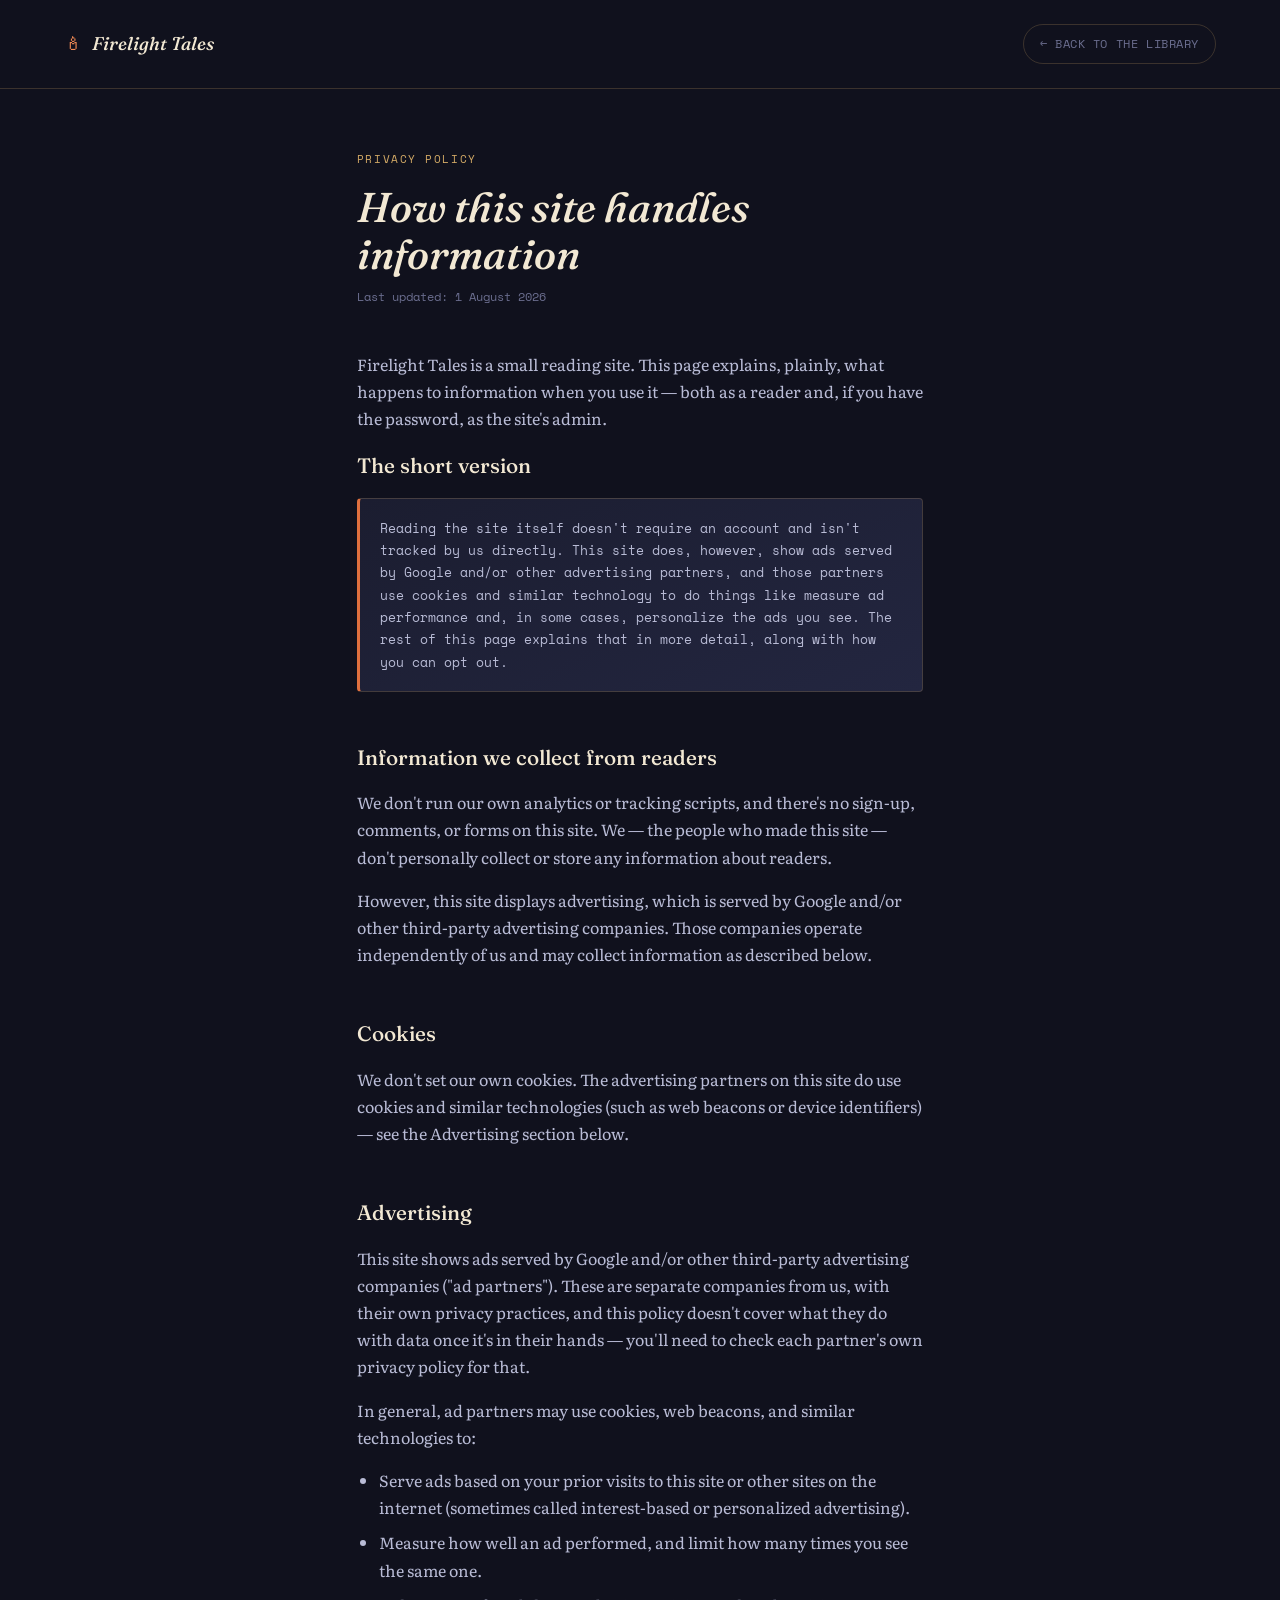
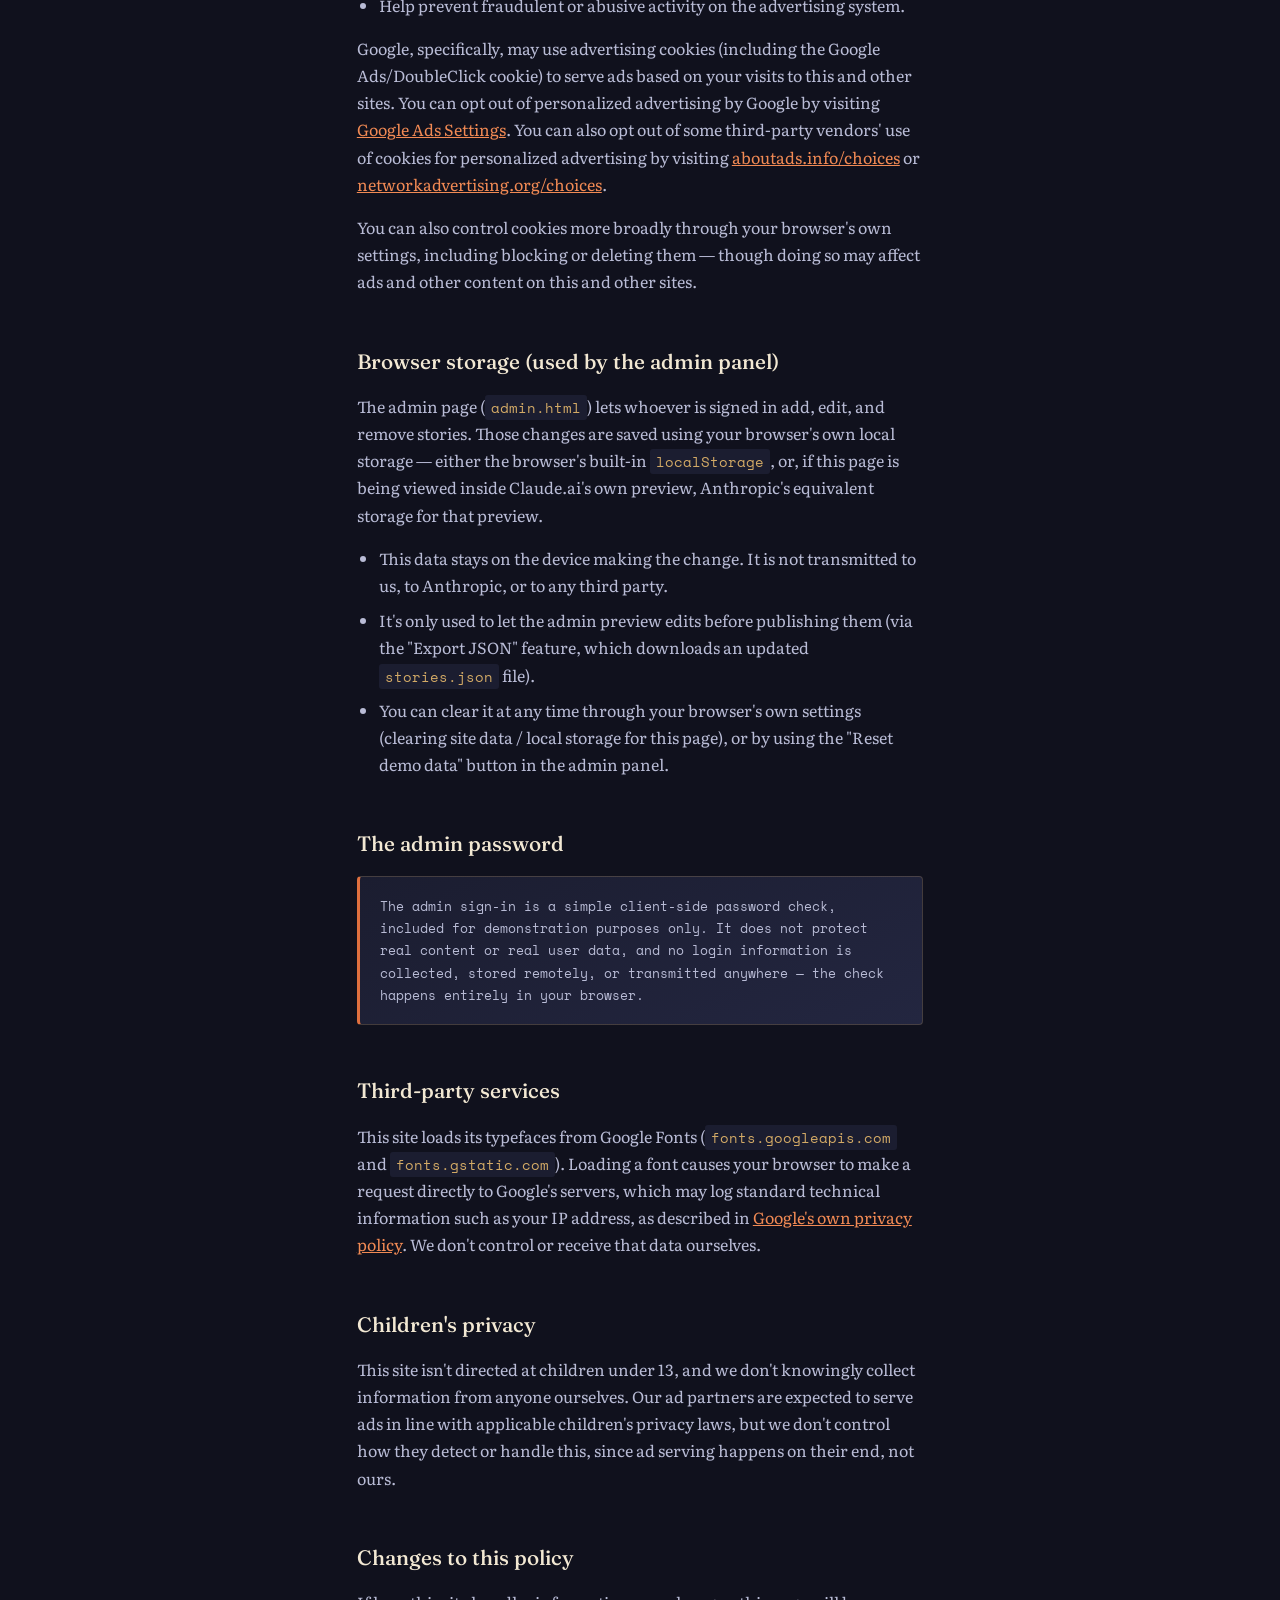
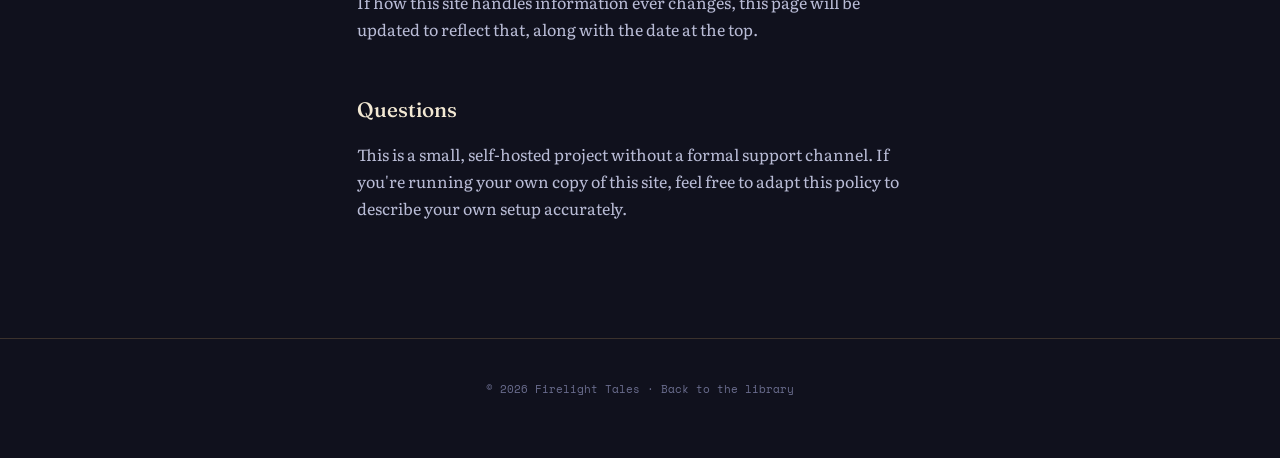
<file: EStories/files/privacy-policy.html>
<!DOCTYPE html>
<html lang="en">
<head>
<meta charset="UTF-8">
<meta name="viewport" content="width=device-width, initial-scale=1.0">
<title>Privacy Policy — Firelight Tales</title>
<link rel="preconnect" href="https://fonts.googleapis.com">
<link rel="preconnect" href="https://fonts.gstatic.com" crossorigin>
<link href="https://fonts.googleapis.com/css2?family=Fraunces:ital,opsz,wght@0,9..144,300;0,9..144,500;0,9..144,600;1,9..144,400;1,9..144,500&family=Literata:opsz,wght@6..72,400;6..72,500;6..72,600&family=Space+Mono:wght@400;700&display=swap" rel="stylesheet">
<style>
  :root{
    --ink: #10111d;
    --ink-raised: #1b1d30;
    --ink-raised-2: #232640;
    --ember: #e0703f;
    --ember-bright: #f18a54;
    --gold: #d3aa66;
    --parchment: #f2e8d3;
    --star: #b9bcd6;
    --star-dim: #6b6e8f;
    --line: rgba(211,170,102,0.22);
    --display: 'Fraunces', serif;
    --body: 'Literata', serif;
    --mono: 'Space Mono', monospace;
  }
  *{ box-sizing: border-box; }
  body{
    margin: 0; background: var(--ink); color: var(--star);
    font-family: var(--body); line-height: 1.7;
  }
  ::selection{ background: var(--ember); color: var(--ink); }

  header{
    padding: 24px 5vw; border-bottom: 1px solid var(--line);
    display:flex; align-items:center; justify-content: space-between; flex-wrap: wrap; gap: 14px;
  }
  .brand{
    font-family: var(--display); font-style: italic; font-weight: 500; font-size: 1.15rem;
    color: var(--parchment); text-decoration: none; display:flex; align-items:center; gap: 10px;
  }
  .brand .flame{ color: var(--ember-bright); font-style: normal; }
  header a.back{
    font-family: var(--mono); font-size: 0.72rem; letter-spacing: 0.05em; text-transform: uppercase;
    color: var(--star-dim); text-decoration: none; border: 1px solid var(--line); padding: 9px 16px;
    border-radius: 100px; transition: all .2s ease;
  }
  header a.back:hover{ color: var(--ember-bright); border-color: var(--ember); }

  main{ max-width: 720px; margin: 0 auto; padding: 60px 6vw 100px; }

  .eyebrow{
    font-family: var(--mono); font-size: 0.7rem; letter-spacing: 0.14em; text-transform: uppercase;
    color: var(--gold); margin-bottom: 16px;
  }
  h1{
    font-family: var(--display); font-style: italic; font-weight: 500; color: var(--parchment);
    font-size: clamp(2rem, 4vw, 2.6rem); margin: 0 0 8px; line-height: 1.15;
  }
  .updated{ font-family: var(--mono); font-size: 0.72rem; color: var(--star-dim); margin: 0 0 44px; }

  h2{
    font-family: var(--display); font-weight: 500; color: var(--parchment);
    font-size: 1.3rem; margin: 48px 0 14px;
  }
  h2:first-of-type{ margin-top: 0; }
  p{ margin: 0 0 16px; font-size: 1rem; color: var(--star); }
  ul{ margin: 0 0 16px; padding-left: 22px; }
  li{ margin-bottom: 8px; }
  strong{ color: var(--parchment); font-weight: 600; }
  a{ color: var(--ember-bright); }
  code{
    font-family: var(--mono); font-size: 0.88em; background: var(--ink-raised);
    padding: 2px 6px; border-radius: 3px; color: var(--gold);
  }

  .notice{
    background: linear-gradient(155deg, var(--ink-raised), var(--ink-raised-2));
    border: 1px solid var(--line); border-left: 3px solid var(--ember);
    border-radius: 4px; padding: 18px 20px; margin: 0 0 16px;
    font-family: var(--mono); font-size: 0.82rem; color: var(--star);
  }

  footer{
    text-align:center; padding: 40px 6vw 60px; border-top: 1px solid var(--line);
    font-family: var(--mono); font-size: 0.7rem; color: var(--star-dim);
  }
  footer a{ color: var(--star-dim); text-decoration: none; }
  footer a:hover{ color: var(--ember-bright); }
</style>
</head>
<body>

<header>
  <a class="brand" href="firelight-tales.html"><span class="flame">🕯</span> Firelight Tales</a>
  <a class="back" href="firelight-tales.html">← Back to the library</a>
</header>

<main>
  <div class="eyebrow">Privacy Policy</div>
  <h1>How this site handles information</h1>
  <p class="updated">Last updated: 1 August 2026</p>

  <p>Firelight Tales is a small reading site. This page explains, plainly, what happens to information when you use it — both as a reader and, if you have the password, as the site's admin.</p>

  <h2>The short version</h2>
  <div class="notice">
    Reading the site itself doesn't require an account and isn't tracked by us directly. This site does, however, show ads served by Google and/or other advertising partners, and those partners use cookies and similar technology to do things like measure ad performance and, in some cases, personalize the ads you see. The rest of this page explains that in more detail, along with how you can opt out.
  </div>

  <h2>Information we collect from readers</h2>
  <p>We don't run our own analytics or tracking scripts, and there's no sign-up, comments, or forms on this site. We — the people who made this site — don't personally collect or store any information about readers.</p>
  <p>However, this site displays advertising, which is served by Google and/or other third-party advertising companies. Those companies operate independently of us and may collect information as described below.</p>

  <h2>Cookies</h2>
  <p>We don't set our own cookies. The advertising partners on this site do use cookies and similar technologies (such as web beacons or device identifiers) — see the Advertising section below.</p>

  <h2>Advertising</h2>
  <p>This site shows ads served by Google and/or other third-party advertising companies ("ad partners"). These are separate companies from us, with their own privacy practices, and this policy doesn't cover what they do with data once it's in their hands — you'll need to check each partner's own privacy policy for that.</p>
  <p>In general, ad partners may use cookies, web beacons, and similar technologies to:</p>
  <ul>
    <li>Serve ads based on your prior visits to this site or other sites on the internet (sometimes called interest-based or personalized advertising).</li>
    <li>Measure how well an ad performed, and limit how many times you see the same one.</li>
    <li>Help prevent fraudulent or abusive activity on the advertising system.</li>
  </ul>
  <p>Google, specifically, may use advertising cookies (including the Google Ads/DoubleClick cookie) to serve ads based on your visits to this and other sites. You can opt out of personalized advertising by Google by visiting <a href="https://adssettings.google.com" target="_blank" rel="noopener">Google Ads Settings</a>. You can also opt out of some third-party vendors' use of cookies for personalized advertising by visiting <a href="https://www.aboutads.info/choices" target="_blank" rel="noopener">aboutads.info/choices</a> or <a href="https://optout.networkadvertising.org" target="_blank" rel="noopener">networkadvertising.org/choices</a>.</p>
  <p>You can also control cookies more broadly through your browser's own settings, including blocking or deleting them — though doing so may affect ads and other content on this and other sites.</p>

  <h2>Browser storage (used by the admin panel)</h2>
  <p>The admin page (<code>admin.html</code>) lets whoever is signed in add, edit, and remove stories. Those changes are saved using your browser's own local storage — either the browser's built-in <code>localStorage</code>, or, if this page is being viewed inside Claude.ai's own preview, Anthropic's equivalent storage for that preview.</p>
  <ul>
    <li>This data stays on the device making the change. It is not transmitted to us, to Anthropic, or to any third party.</li>
    <li>It's only used to let the admin preview edits before publishing them (via the "Export JSON" feature, which downloads an updated <code>stories.json</code> file).</li>
    <li>You can clear it at any time through your browser's own settings (clearing site data / local storage for this page), or by using the "Reset demo data" button in the admin panel.</li>
  </ul>

  <h2>The admin password</h2>
  <div class="notice">
    The admin sign-in is a simple client-side password check, included for demonstration purposes only. It does not protect real content or real user data, and no login information is collected, stored remotely, or transmitted anywhere — the check happens entirely in your browser.
  </div>

  <h2>Third-party services</h2>
  <p>This site loads its typefaces from Google Fonts (<code>fonts.googleapis.com</code> and <code>fonts.gstatic.com</code>). Loading a font causes your browser to make a request directly to Google's servers, which may log standard technical information such as your IP address, as described in <a href="https://policies.google.com/privacy" target="_blank" rel="noopener">Google's own privacy policy</a>. We don't control or receive that data ourselves.</p>

  <h2>Children's privacy</h2>
  <p>This site isn't directed at children under 13, and we don't knowingly collect information from anyone ourselves. Our ad partners are expected to serve ads in line with applicable children's privacy laws, but we don't control how they detect or handle this, since ad serving happens on their end, not ours.</p>

  <h2>Changes to this policy</h2>
  <p>If how this site handles information ever changes, this page will be updated to reflect that, along with the date at the top.</p>

  <h2>Questions</h2>
  <p>This is a small, self-hosted project without a formal support channel. If you're running your own copy of this site, feel free to adapt this policy to describe your own setup accurately.</p>
</main>

<footer>
  <span>© 2026 Firelight Tales</span> · <a href="firelight-tales.html">Back to the library</a>
</footer>

</body>
</html>
</file>
